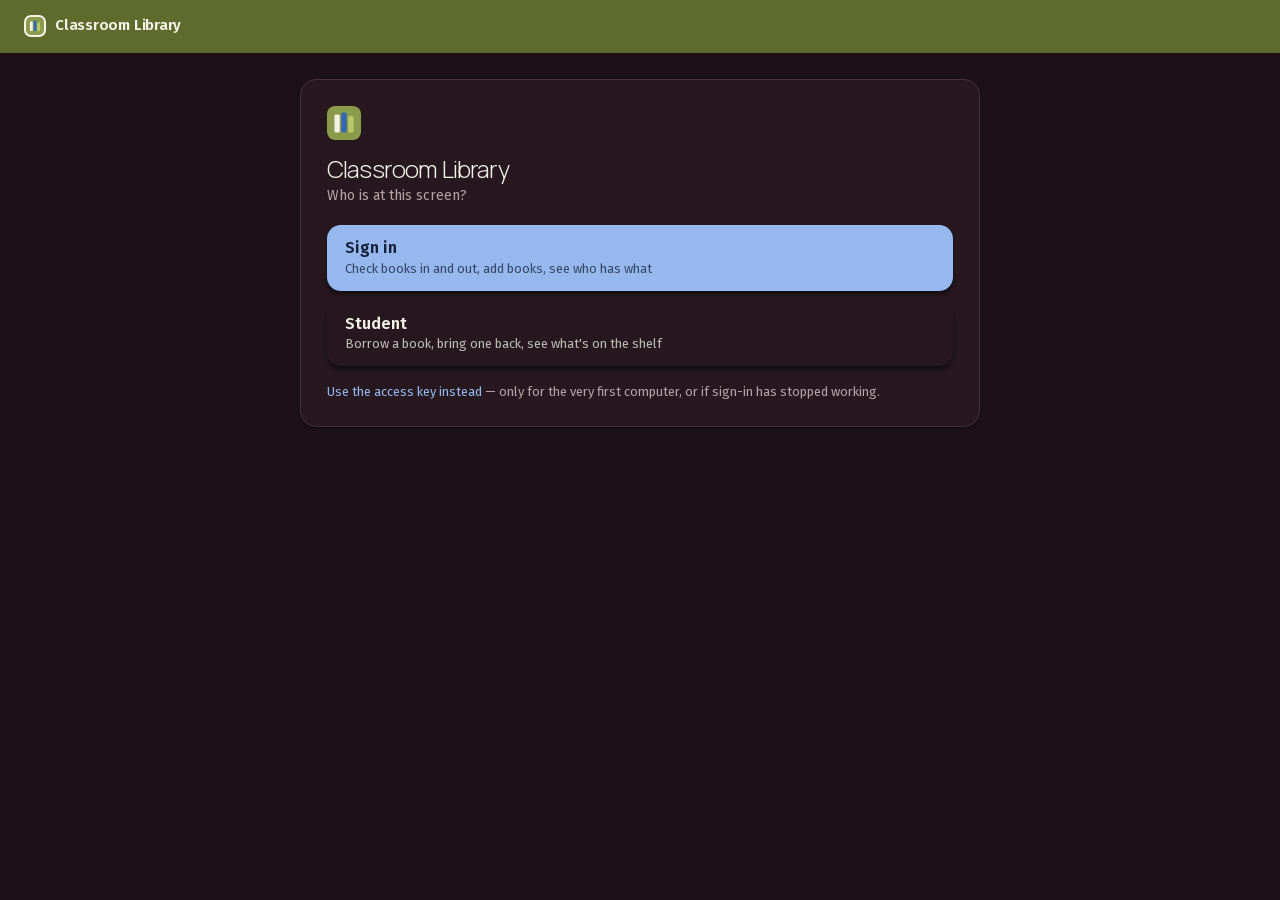
<file: index.html>
<!doctype html>
<html lang="en" data-role="admin">
<head>
<meta charset="utf-8">
<meta name="viewport" content="width=device-width, initial-scale=1">
<title>Classroom Library</title>
<!-- Bump ?v= on every release so browsers and GitHub Pages never mix old and new files. -->
<link rel="stylesheet" href="styles.css?v=64">
<!-- Light or dark is decided before the first paint, so a page meant to be
     light never flashes dark on its way there. -->
<script src="js/theme.js?v=64"></script>
<link rel="icon" href="icons/favicon.svg?v=64" type="image/svg+xml">
<link rel="alternate icon" href="icons/favicon-32.png?v=64" sizes="32x32">
<link rel="apple-touch-icon" href="icons/apple-touch-icon.png?v=64">
<link rel="manifest" href="manifest.webmanifest?v=64">
<meta name="theme-color" content="#5f6b2c">
<meta name="apple-mobile-web-app-capable" content="yes">
<meta name="apple-mobile-web-app-title" content="Library">
<meta name="apple-mobile-web-app-status-bar-style" content="black-translucent">
</head>
<body>

<header class="topbar">
  <div class="topbar-main">
    <div class="brand">
      <img class="brand-mark" src="icons/favicon.svg?v=64" alt="" width="22" height="22">
      <span id="brand-name">Classroom Library</span>
    </div>
    <button type="button" id="sync-pill" class="sync-pill" hidden></button>
    <button type="button" id="who" class="who" hidden></button>
  </div>
  <nav class="tabs" id="tabs" role="tablist">
    <button class="tab" data-route="circulation" role="tab">Circulation</button>
    <button class="tab" data-route="catalog"     role="tab">Catalog</button>
    <button class="tab" data-route="shelves"     role="tab">Shelves</button>
    <button class="tab" data-route="patrons"     role="tab">Students</button>
    <button class="tab" data-route="holds"       role="tab">Holds <span class="pill" id="holds-pill" hidden>0</span></button>
    <button class="tab" data-route="reports"     role="tab">Reports</button>
    <button class="tab" data-route="settings"    role="tab">Settings</button>
  </nav>
</header>

<main id="view" class="view" tabindex="-1"></main>

<dialog id="modal">
  <div class="modal-shell">
    <div class="modal-head">
      <h2 id="modal-title">Dialog</h2>
      <button type="button" class="icon-btn" data-close aria-label="Close">&times;</button>
    </div>
    <div class="modal-body" id="modal-body"></div>
  </div>
</dialog>

<div id="toasts" class="toasts" aria-live="polite"></div>
<div id="print-area" class="print-area"></div>

<script src="js/config.js?v=64"></script>
<script src="js/util.js?v=64"></script>
<script src="js/store.js?v=64"></script>
<script src="js/genre-art.js?v=64"></script>
<script src="js/barcode.js?v=64"></script>
<script src="js/decode1d.js?v=64"></script>
<script src="js/lookup.js?v=64"></script>
<script src="js/sync.js?v=64"></script>
<script src="js/accounts.js?v=64"></script>
<script src="js/scan.js?v=64"></script>
<script src="js/pwa.js?v=64"></script>
<script src="js/app.js?v=64"></script>
<script src="js/shelving.js?v=64"></script>
</body>
</html>
</file>
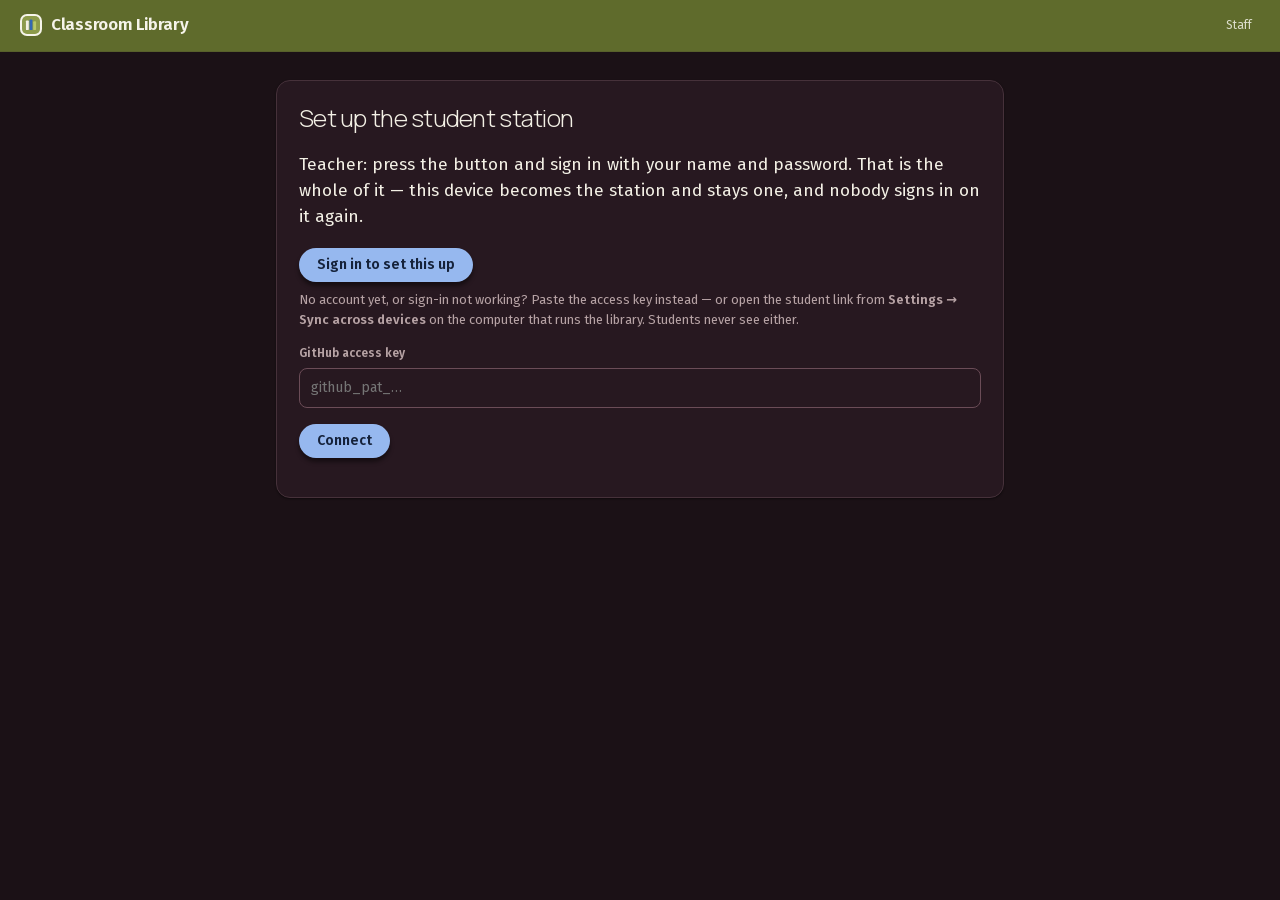
<file: student/index.html>
<!doctype html>
<html lang="en" data-role="student">
<head>
<meta charset="utf-8">
<meta name="viewport" content="width=device-width, initial-scale=1">
<title>Library</title>
<!-- Bump ?v= on every release, in step with ../index.html. -->
<link rel="stylesheet" href="../styles.css?v=64">
<link rel="stylesheet" href="../kiosk.css?v=64">
<!-- Light or dark is decided before the first paint, so a page meant to be
     light never flashes dark on its way there. -->
<script src="../js/theme.js?v=64"></script>
<link rel="icon" href="../icons/favicon.svg?v=64" type="image/svg+xml">
<link rel="alternate icon" href="../icons/favicon-32.png?v=64" sizes="32x32">
<link rel="apple-touch-icon" href="../icons/apple-touch-icon.png?v=64">
<link rel="manifest" href="manifest.webmanifest?v=64">
<meta name="theme-color" content="#5f6b2c">
<meta name="apple-mobile-web-app-capable" content="yes">
<meta name="apple-mobile-web-app-title" content="Library">
<meta name="apple-mobile-web-app-status-bar-style" content="black-translucent">
</head>
<body class="kiosk">

<header class="k-bar">
  <div class="brand"><img class="brand-mark" src="../icons/favicon.svg?v=64" alt="" width="22" height="22"> <span id="brand-name">Library</span></div>
  <span id="sync-pill" class="sync-pill" hidden></span>
  <button type="button" id="staff-link" class="staff-link">Staff</button>
</header>

<main id="kiosk" class="k-main"></main>

<div id="toasts" class="toasts" aria-live="polite"></div>

<script src="../js/config.js?v=64"></script>
<script src="../js/util.js?v=64"></script>
<script src="../js/store.js?v=64"></script>
<script src="../js/genre-art.js?v=64"></script>
<script src="../js/sync.js?v=64"></script>
<script src="../js/accounts.js?v=64"></script>
<script src="../js/pwa.js?v=64"></script>
<script src="../js/kiosk.js?v=64"></script>
</body>
</html>
</file>
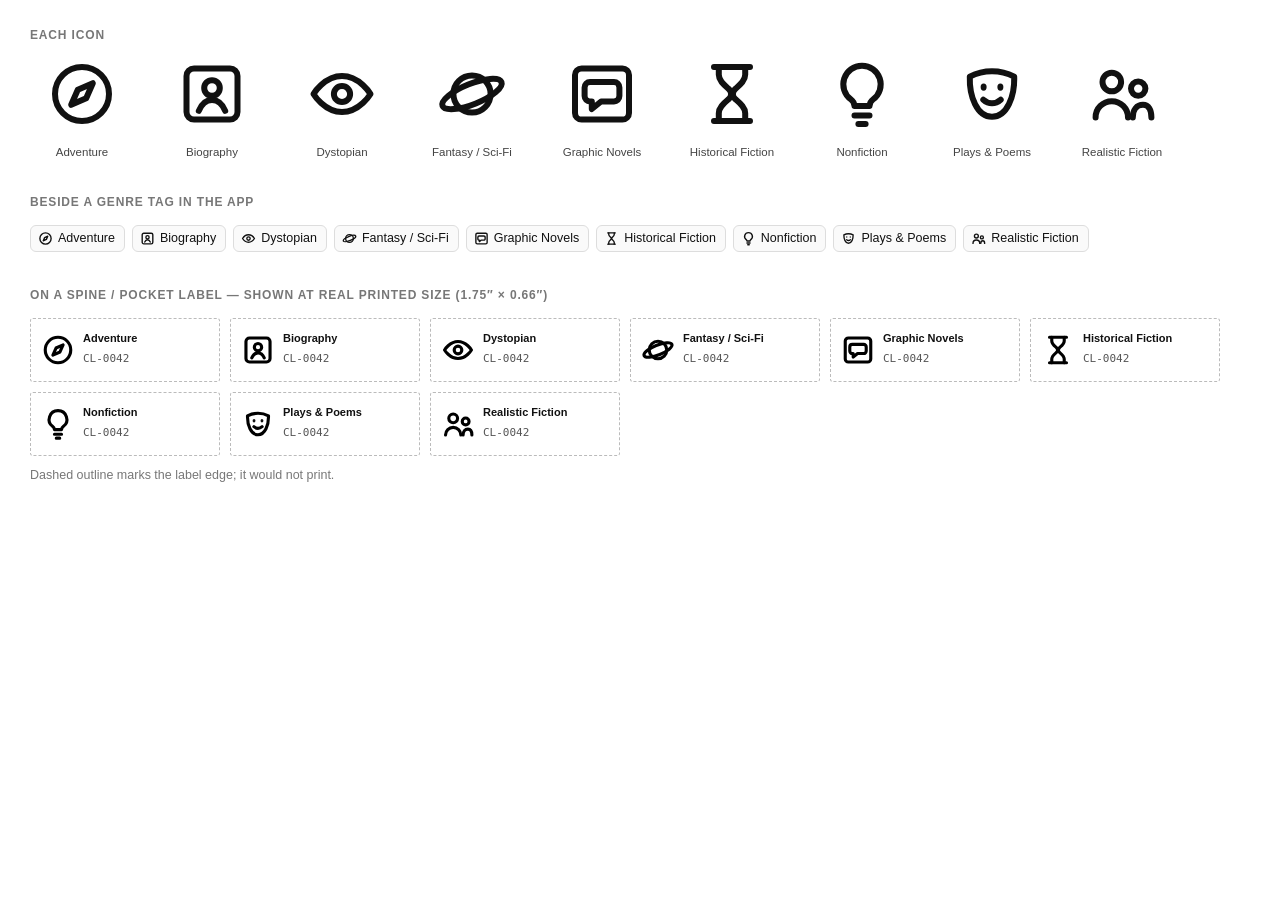
<file: dev/genre-icons.html>
<!doctype html><meta charset=utf-8>
<title>Genre icons</title>
<style>
 body{background:#fff;color:#111;font:15px/1.5 -apple-system,BlinkMacSystemFont,"Segoe UI",sans-serif;margin:0;padding:26px 30px 60px}
 h2{font-size:12px;letter-spacing:.07em;text-transform:uppercase;color:#777;font-weight:600;margin:34px 0 14px}
 h2:first-of-type{margin-top:0}
 .row{display:flex;flex-wrap:wrap;gap:26px}
 figure{margin:0;width:104px;text-align:center}
 figcaption{font-size:11.5px;color:#444;margin-top:8px;line-height:1.3}
 .tags{display:flex;flex-wrap:wrap;gap:7px}
 .tag{display:inline-flex;align-items:center;gap:5px;border:1px solid #ddd;border-radius:6px;padding:3px 9px 3px 7px;font-size:12.5px;background:#fafafa}
 .labels{display:flex;flex-wrap:wrap;gap:10px}
 .label{display:flex;align-items:center;gap:8px;width:168px;height:62px;border:1px dashed #bbb;border-radius:3px;padding:0 10px;background:#fff}
 .meta b{display:block;font-size:11px;font-weight:600;line-height:1.2}
 .meta code{font:11px ui-monospace,Menlo,monospace;color:#555}
 p.note{font-size:12.5px;color:#777;margin:10px 0 0}
</style>
<h2>Each icon</h2><div class="row"><figure><svg viewBox="0 0 24 24" width="72" height="72" fill="none" stroke="#111" stroke-width="2" stroke-linecap="round" stroke-linejoin="round"><circle cx="12" cy="12" r="9"/> <path d="M15.6 8.4 13.4 13.4 8.4 15.6 10.6 10.6Z"/></svg><figcaption>Adventure</figcaption></figure><figure><svg viewBox="0 0 24 24" width="72" height="72" fill="none" stroke="#111" stroke-width="2" stroke-linecap="round" stroke-linejoin="round"><rect x="3.5" y="3.5" width="17" height="17" rx="2.5"/> <circle cx="12" cy="10" r="2.6"/> <path d="M7.6 17.6c1-2.4 2.5-3.6 4.4-3.6s3.4 1.2 4.4 3.6"/></svg><figcaption>Biography</figcaption></figure><figure><svg viewBox="0 0 24 24" width="72" height="72" fill="none" stroke="#111" stroke-width="2" stroke-linecap="round" stroke-linejoin="round"><path d="M2.5 12S6.1 6 12 6s9.5 6 9.5 6-3.6 6-9.5 6-9.5-6-9.5-6Z"/> <circle cx="12" cy="12" r="2.7"/></svg><figcaption>Dystopian</figcaption></figure><figure><svg viewBox="0 0 24 24" width="72" height="72" fill="none" stroke="#111" stroke-width="2" stroke-linecap="round" stroke-linejoin="round"><circle cx="12" cy="12" r="6.2"/> <ellipse cx="12" cy="12" rx="10.6" ry="3.4" transform="rotate(-22 12 12)"/></svg><figcaption>Fantasy / Sci-Fi</figcaption></figure><figure><svg viewBox="0 0 24 24" width="72" height="72" fill="none" stroke="#111" stroke-width="2" stroke-linecap="round" stroke-linejoin="round"><rect x="3" y="3.5" width="18" height="17" rx="2.2"/> <path d="M8 8h8a1.8 1.8 0 0 1 1.8 1.8v2.9A1.8 1.8 0 0 1 16 14.5h-4.3L8.6 17v-2.5H8a1.8 1.8 0 0 1-1.8-1.8V9.8A1.8 1.8 0 0 1 8 8Z"/></svg><figcaption>Graphic Novels</figcaption></figure><figure><svg viewBox="0 0 24 24" width="72" height="72" fill="none" stroke="#111" stroke-width="2" stroke-linecap="round" stroke-linejoin="round"><path d="M6 3h12M6 21h12"/> <path d="M7.6 3v2.6c0 2 1.8 3.4 3.2 4.6.6.5.9.8.9 1.8s-.3 1.3-.9 1.8c-1.4 1.2-3.2 2.6-3.2 4.6V21"/> <path d="M16.4 3v2.6c0 2-1.8 3.4-3.2 4.6-.6.5-.9.8-.9 1.8s.3 1.3.9 1.8c1.4 1.2 3.2 2.6 3.2 4.6V21"/></svg><figcaption>Historical Fiction</figcaption></figure><figure><svg viewBox="0 0 24 24" width="72" height="72" fill="none" stroke="#111" stroke-width="2" stroke-linecap="round" stroke-linejoin="round"><path d="M12 2.6a6.2 6.2 0 0 0-3.7 11.2c.7.5 1.1 1.3 1.2 2.2h5c.1-.9.5-1.7 1.2-2.2A6.2 6.2 0 0 0 12 2.6Z"/> <path d="M9.5 19.2h5M10.8 22h2.4"/></svg><figcaption>Nonfiction</figcaption></figure><figure><svg viewBox="0 0 24 24" width="72" height="72" fill="none" stroke="#111" stroke-width="2" stroke-linecap="round" stroke-linejoin="round"><path d="M4.6 6.2C6.9 5 9.3 4.4 12 4.4s5.1.6 7.4 1.8c.2 6.6-2.4 13.4-7.4 13.4S4.4 12.8 4.6 6.2Z"/> <ellipse cx="9.2" cy="9.7" rx="1" ry="1.2" fill="currentColor" stroke="none"/> <ellipse cx="14.8" cy="9.7" rx="1" ry="1.2" fill="currentColor" stroke="none"/> <path d="M9.1 13.9c.9.8 1.9 1.2 2.9 1.2s2-.4 2.9-1.2"/></svg><figcaption>Plays & Poems</figcaption></figure><figure><svg viewBox="0 0 24 24" width="72" height="72" fill="none" stroke="#111" stroke-width="2" stroke-linecap="round" stroke-linejoin="round"><circle cx="8.6" cy="8" r="3.1"/> <path d="M3.2 19.8c0-3 2.4-5.4 5.4-5.4s5.4 2.4 5.4 5.4"/> <circle cx="17.4" cy="10.2" r="2.4"/> <path d="M15.6 19.8c0-2.5 1.3-4.2 3.4-4.2 1.9 0 2.8 1.7 2.8 4.2"/></svg><figcaption>Realistic Fiction</figcaption></figure></div>
<h2>Beside a genre tag in the app</h2><div class="tags"><span class="tag"><svg viewBox="0 0 24 24" width="15" height="15" fill="none" stroke="#111" stroke-width="2.2" stroke-linecap="round" stroke-linejoin="round"><circle cx="12" cy="12" r="9"/> <path d="M15.6 8.4 13.4 13.4 8.4 15.6 10.6 10.6Z"/></svg>Adventure</span><span class="tag"><svg viewBox="0 0 24 24" width="15" height="15" fill="none" stroke="#111" stroke-width="2.2" stroke-linecap="round" stroke-linejoin="round"><rect x="3.5" y="3.5" width="17" height="17" rx="2.5"/> <circle cx="12" cy="10" r="2.6"/> <path d="M7.6 17.6c1-2.4 2.5-3.6 4.4-3.6s3.4 1.2 4.4 3.6"/></svg>Biography</span><span class="tag"><svg viewBox="0 0 24 24" width="15" height="15" fill="none" stroke="#111" stroke-width="2.2" stroke-linecap="round" stroke-linejoin="round"><path d="M2.5 12S6.1 6 12 6s9.5 6 9.5 6-3.6 6-9.5 6-9.5-6-9.5-6Z"/> <circle cx="12" cy="12" r="2.7"/></svg>Dystopian</span><span class="tag"><svg viewBox="0 0 24 24" width="15" height="15" fill="none" stroke="#111" stroke-width="2.2" stroke-linecap="round" stroke-linejoin="round"><circle cx="12" cy="12" r="6.2"/> <ellipse cx="12" cy="12" rx="10.6" ry="3.4" transform="rotate(-22 12 12)"/></svg>Fantasy / Sci-Fi</span><span class="tag"><svg viewBox="0 0 24 24" width="15" height="15" fill="none" stroke="#111" stroke-width="2.2" stroke-linecap="round" stroke-linejoin="round"><rect x="3" y="3.5" width="18" height="17" rx="2.2"/> <path d="M8 8h8a1.8 1.8 0 0 1 1.8 1.8v2.9A1.8 1.8 0 0 1 16 14.5h-4.3L8.6 17v-2.5H8a1.8 1.8 0 0 1-1.8-1.8V9.8A1.8 1.8 0 0 1 8 8Z"/></svg>Graphic Novels</span><span class="tag"><svg viewBox="0 0 24 24" width="15" height="15" fill="none" stroke="#111" stroke-width="2.2" stroke-linecap="round" stroke-linejoin="round"><path d="M6 3h12M6 21h12"/> <path d="M7.6 3v2.6c0 2 1.8 3.4 3.2 4.6.6.5.9.8.9 1.8s-.3 1.3-.9 1.8c-1.4 1.2-3.2 2.6-3.2 4.6V21"/> <path d="M16.4 3v2.6c0 2-1.8 3.4-3.2 4.6-.6.5-.9.8-.9 1.8s.3 1.3.9 1.8c1.4 1.2 3.2 2.6 3.2 4.6V21"/></svg>Historical Fiction</span><span class="tag"><svg viewBox="0 0 24 24" width="15" height="15" fill="none" stroke="#111" stroke-width="2.2" stroke-linecap="round" stroke-linejoin="round"><path d="M12 2.6a6.2 6.2 0 0 0-3.7 11.2c.7.5 1.1 1.3 1.2 2.2h5c.1-.9.5-1.7 1.2-2.2A6.2 6.2 0 0 0 12 2.6Z"/> <path d="M9.5 19.2h5M10.8 22h2.4"/></svg>Nonfiction</span><span class="tag"><svg viewBox="0 0 24 24" width="15" height="15" fill="none" stroke="#111" stroke-width="2.2" stroke-linecap="round" stroke-linejoin="round"><path d="M4.6 6.2C6.9 5 9.3 4.4 12 4.4s5.1.6 7.4 1.8c.2 6.6-2.4 13.4-7.4 13.4S4.4 12.8 4.6 6.2Z"/> <ellipse cx="9.2" cy="9.7" rx="1" ry="1.2" fill="currentColor" stroke="none"/> <ellipse cx="14.8" cy="9.7" rx="1" ry="1.2" fill="currentColor" stroke="none"/> <path d="M9.1 13.9c.9.8 1.9 1.2 2.9 1.2s2-.4 2.9-1.2"/></svg>Plays & Poems</span><span class="tag"><svg viewBox="0 0 24 24" width="15" height="15" fill="none" stroke="#111" stroke-width="2.2" stroke-linecap="round" stroke-linejoin="round"><circle cx="8.6" cy="8" r="3.1"/> <path d="M3.2 19.8c0-3 2.4-5.4 5.4-5.4s5.4 2.4 5.4 5.4"/> <circle cx="17.4" cy="10.2" r="2.4"/> <path d="M15.6 19.8c0-2.5 1.3-4.2 3.4-4.2 1.9 0 2.8 1.7 2.8 4.2"/></svg>Realistic Fiction</span></div>
<h2>On a spine / pocket label &mdash; shown at real printed size (1.75&Prime; &times; 0.66&Prime;)</h2>
<div class="labels"><div class="label"><svg viewBox="0 0 24 24" width="34" height="34" fill="none" stroke="#000" stroke-width="2.2" stroke-linecap="round" stroke-linejoin="round"><circle cx="12" cy="12" r="9"/> <path d="M15.6 8.4 13.4 13.4 8.4 15.6 10.6 10.6Z"/></svg><div class="meta"><b>Adventure</b><code>CL-0042</code></div></div><div class="label"><svg viewBox="0 0 24 24" width="34" height="34" fill="none" stroke="#000" stroke-width="2.2" stroke-linecap="round" stroke-linejoin="round"><rect x="3.5" y="3.5" width="17" height="17" rx="2.5"/> <circle cx="12" cy="10" r="2.6"/> <path d="M7.6 17.6c1-2.4 2.5-3.6 4.4-3.6s3.4 1.2 4.4 3.6"/></svg><div class="meta"><b>Biography</b><code>CL-0042</code></div></div><div class="label"><svg viewBox="0 0 24 24" width="34" height="34" fill="none" stroke="#000" stroke-width="2.2" stroke-linecap="round" stroke-linejoin="round"><path d="M2.5 12S6.1 6 12 6s9.5 6 9.5 6-3.6 6-9.5 6-9.5-6-9.5-6Z"/> <circle cx="12" cy="12" r="2.7"/></svg><div class="meta"><b>Dystopian</b><code>CL-0042</code></div></div><div class="label"><svg viewBox="0 0 24 24" width="34" height="34" fill="none" stroke="#000" stroke-width="2.2" stroke-linecap="round" stroke-linejoin="round"><circle cx="12" cy="12" r="6.2"/> <ellipse cx="12" cy="12" rx="10.6" ry="3.4" transform="rotate(-22 12 12)"/></svg><div class="meta"><b>Fantasy / Sci-Fi</b><code>CL-0042</code></div></div><div class="label"><svg viewBox="0 0 24 24" width="34" height="34" fill="none" stroke="#000" stroke-width="2.2" stroke-linecap="round" stroke-linejoin="round"><rect x="3" y="3.5" width="18" height="17" rx="2.2"/> <path d="M8 8h8a1.8 1.8 0 0 1 1.8 1.8v2.9A1.8 1.8 0 0 1 16 14.5h-4.3L8.6 17v-2.5H8a1.8 1.8 0 0 1-1.8-1.8V9.8A1.8 1.8 0 0 1 8 8Z"/></svg><div class="meta"><b>Graphic Novels</b><code>CL-0042</code></div></div><div class="label"><svg viewBox="0 0 24 24" width="34" height="34" fill="none" stroke="#000" stroke-width="2.2" stroke-linecap="round" stroke-linejoin="round"><path d="M6 3h12M6 21h12"/> <path d="M7.6 3v2.6c0 2 1.8 3.4 3.2 4.6.6.5.9.8.9 1.8s-.3 1.3-.9 1.8c-1.4 1.2-3.2 2.6-3.2 4.6V21"/> <path d="M16.4 3v2.6c0 2-1.8 3.4-3.2 4.6-.6.5-.9.8-.9 1.8s.3 1.3.9 1.8c1.4 1.2 3.2 2.6 3.2 4.6V21"/></svg><div class="meta"><b>Historical Fiction</b><code>CL-0042</code></div></div><div class="label"><svg viewBox="0 0 24 24" width="34" height="34" fill="none" stroke="#000" stroke-width="2.2" stroke-linecap="round" stroke-linejoin="round"><path d="M12 2.6a6.2 6.2 0 0 0-3.7 11.2c.7.5 1.1 1.3 1.2 2.2h5c.1-.9.5-1.7 1.2-2.2A6.2 6.2 0 0 0 12 2.6Z"/> <path d="M9.5 19.2h5M10.8 22h2.4"/></svg><div class="meta"><b>Nonfiction</b><code>CL-0042</code></div></div><div class="label"><svg viewBox="0 0 24 24" width="34" height="34" fill="none" stroke="#000" stroke-width="2.2" stroke-linecap="round" stroke-linejoin="round"><path d="M4.6 6.2C6.9 5 9.3 4.4 12 4.4s5.1.6 7.4 1.8c.2 6.6-2.4 13.4-7.4 13.4S4.4 12.8 4.6 6.2Z"/> <ellipse cx="9.2" cy="9.7" rx="1" ry="1.2" fill="currentColor" stroke="none"/> <ellipse cx="14.8" cy="9.7" rx="1" ry="1.2" fill="currentColor" stroke="none"/> <path d="M9.1 13.9c.9.8 1.9 1.2 2.9 1.2s2-.4 2.9-1.2"/></svg><div class="meta"><b>Plays & Poems</b><code>CL-0042</code></div></div><div class="label"><svg viewBox="0 0 24 24" width="34" height="34" fill="none" stroke="#000" stroke-width="2.2" stroke-linecap="round" stroke-linejoin="round"><circle cx="8.6" cy="8" r="3.1"/> <path d="M3.2 19.8c0-3 2.4-5.4 5.4-5.4s5.4 2.4 5.4 5.4"/> <circle cx="17.4" cy="10.2" r="2.4"/> <path d="M15.6 19.8c0-2.5 1.3-4.2 3.4-4.2 1.9 0 2.8 1.7 2.8 4.2"/></svg><div class="meta"><b>Realistic Fiction</b><code>CL-0042</code></div></div></div>
<p class="note">Dashed outline marks the label edge; it would not print.</p>
</file>
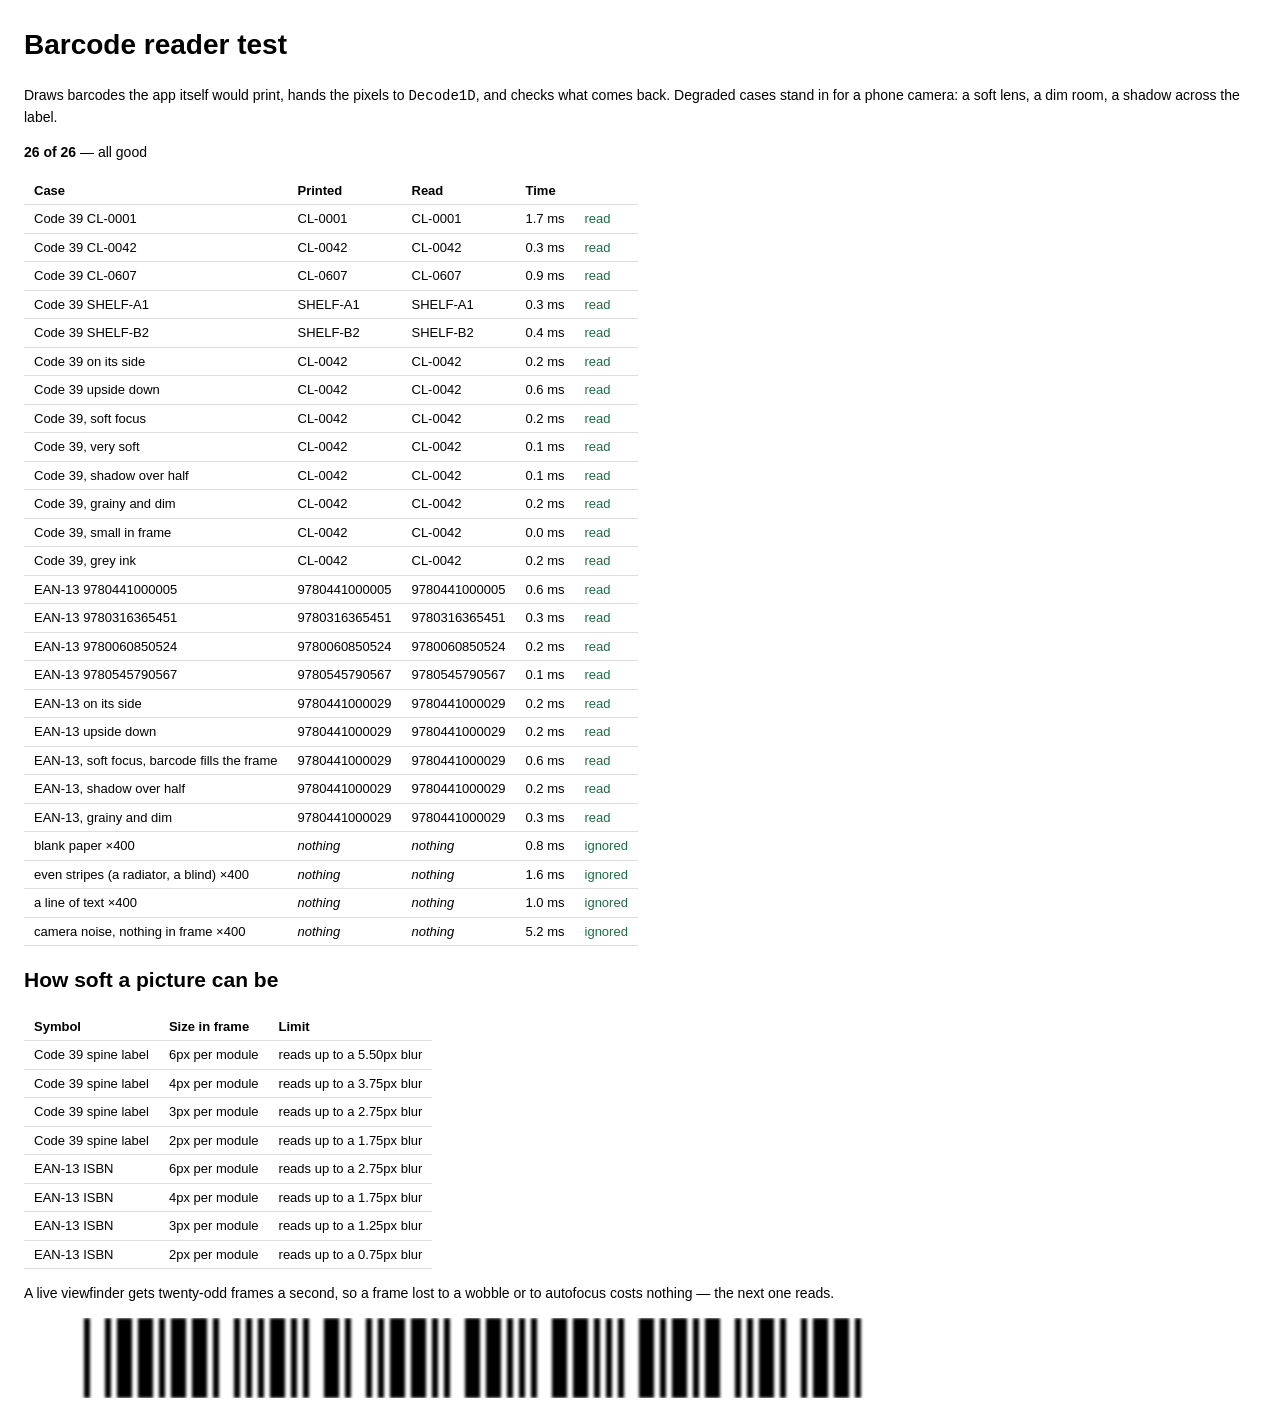
<file: dev/scan-test.html>
<!doctype html>
<html lang="en">
<head>
<meta charset="utf-8">
<title>Barcode reader test</title>
<style>
  body { font: 14px/1.5 -apple-system, BlinkMacSystemFont, "Segoe UI", Roboto, sans-serif; margin: 24px; }
  table { border-collapse: collapse; margin-top: 12px; }
  td, th { border-bottom: 1px solid #ddd; padding: 4px 10px; text-align: left; font-size: 13px; }
  .pass { color: #1f6b45; } .fail { color: #a32b26; font-weight: 600; }
  canvas { image-rendering: pixelated; }
</style>
</head>
<body>
<h1>Barcode reader test</h1>
<p>Draws barcodes the app itself would print, hands the pixels to
<code>Decode1D</code>, and checks what comes back. Degraded cases stand in for
a phone camera: a soft lens, a dim room, a shadow across the label.</p>
<div id="out">Running…</div>
<canvas id="peek" width="420" height="140"></canvas>

<script src="../js/barcode.js"></script>
<script src="../js/decode1d.js"></script>
<script>
const EAN_L = [[3,2,1,1],[2,2,2,1],[2,1,2,2],[1,4,1,1],[1,1,3,2],
               [1,2,3,1],[1,1,1,4],[1,3,1,2],[1,2,1,3],[3,1,1,2]];
const EAN_PARITY = ['OOOOOO','OOEOEE','OOEEOE','OOEEEO','OEOOEE',
                    'OEEOOE','OEEEOO','OEOEOE','OEOEEO','OEEOEO'];

function bitsFromWidths(widths, startDark) {
  let bits = '', dark = startDark;
  widths.forEach(w => { bits += (dark ? '1' : '0').repeat(w); dark = !dark; });
  return bits;
}

/* The 95 modules of an EAN-13, as a string of 0s and 1s. */
function ean13Bits(digits) {
  const parity = EAN_PARITY[+digits[0]];
  let bits = '101';
  for (let i = 1; i <= 6; i++) {
    const w = EAN_L[+digits[i]];
    bits += bitsFromWidths(parity[i-1] === 'O' ? w : w.slice().reverse(), false);
  }
  bits += '01010';
  for (let i = 7; i <= 12; i++) bits += bitsFromWidths(EAN_L[+digits[i]], true);
  return bits + '101';
}

function ean13Check(twelve) {
  let sum = 0;
  for (let i = 0; i < 12; i++) sum += (+twelve[i]) * (i % 2 ? 3 : 1);
  return String((10 - sum % 10) % 10);
}

/* Code 39 as modules, from the same table the app prints with. */
function code39Bits(text) {
  const chars = ('*' + text.toUpperCase() + '*').split('');
  let bits = '';
  chars.forEach((ch, n) => {
    const p = CODE39[ch];
    for (let i = 0; i < 9; i++) bits += (i % 2 === 0 ? '1' : '0').repeat(p[i] === 'w' ? 5 : 2);
    if (n < chars.length - 1) bits += '0'.repeat(2);
  });
  return bits;
}

/* Paints a module string onto a canvas, optionally on its side, then degrades
   it the way a phone camera would. Returns the ImageData. */
function render(bits, opts) {
  opts = opts || {};
  const scale = opts.scale || 3, quiet = 20 * scale, bar = opts.barHeight || 80;
  const long = bits.length * scale + quiet * 2;
  const c = document.createElement('canvas');
  const vertical = !!opts.vertical;
  c.width = vertical ? bar : long;
  c.height = vertical ? long : bar;
  const g = c.getContext('2d', { willReadFrequently: true });
  g.fillStyle = '#fff'; g.fillRect(0, 0, c.width, c.height);
  g.fillStyle = opts.ink || '#000';
  for (let i = 0; i < bits.length; i++) {
    if (bits[i] !== '1') continue;
    if (vertical) g.fillRect(0, quiet + i * scale, bar, scale);
    else g.fillRect(quiet + i * scale, 0, scale, bar);
  }
  if (opts.blur) {
    // Onto a fresh white canvas, or the blurred copy composites over the sharp
    // one and every bar comes out fatter instead of softer — which is not what
    // a camera does, and quietly makes the test easier than real life.
    const b = document.createElement('canvas');
    b.width = c.width; b.height = c.height;
    const bg = b.getContext('2d', { willReadFrequently: true });
    bg.fillStyle = '#fff'; bg.fillRect(0, 0, b.width, b.height);
    bg.filter = 'blur(' + opts.blur + 'px)';
    bg.drawImage(c, 0, 0);
    bg.filter = 'none';
    g.clearRect(0, 0, c.width, c.height);
    g.drawImage(b, 0, 0);
  }
  if (opts.shadow) {                       // a hand or a shelf edge over one end
    g.fillStyle = 'rgba(0,0,0,' + opts.shadow + ')';
    if (vertical) g.fillRect(0, 0, c.width, c.height / 2);
    else g.fillRect(0, 0, c.width / 2, c.height);
  }
  if (opts.flip) {                          // held the other way up
    const f = document.createElement('canvas');
    f.width = c.width; f.height = c.height;
    const fg = f.getContext('2d', { willReadFrequently: true });
    fg.translate(f.width, f.height); fg.rotate(Math.PI); fg.drawImage(c, 0, 0);
    return fg.getImageData(0, 0, f.width, f.height);
  }
  if (opts.noise) {
    const d = g.getImageData(0, 0, c.width, c.height);
    for (let i = 0; i < d.data.length; i += 4) {
      const n = (Math.random() - 0.5) * opts.noise;
      d.data[i] += n; d.data[i+1] += n; d.data[i+2] += n;
    }
    g.putImageData(d, 0, 0);
  }
  return g.getImageData(0, 0, c.width, c.height);
}

const cases = [];
function check(name, bits, want, opts) { cases.push({ name, bits, want, opts: opts || {} }); }

// Spine labels, exactly as the app prints them.
['CL-0001', 'CL-0042', 'CL-0607', 'SHELF-A1', 'SHELF-B2'].forEach(code =>
  check('Code 39 ' + code, code39Bits(code), code));

// A spine label is printed along the long edge, so a book stood up on a shelf
// shows its barcode on its side.
check('Code 39 on its side', code39Bits('CL-0042'), 'CL-0042', { vertical: true });
check('Code 39 upside down', code39Bits('CL-0042'), 'CL-0042', { flip: true });
check('Code 39, soft focus', code39Bits('CL-0042'), 'CL-0042', { blur: 1.4 });
check('Code 39, very soft', code39Bits('CL-0042'), 'CL-0042', { blur: 2.2 });
check('Code 39, shadow over half', code39Bits('CL-0042'), 'CL-0042', { shadow: 0.45 });
check('Code 39, grainy and dim', code39Bits('CL-0042'), 'CL-0042', { noise: 60, ink: '#333' });
check('Code 39, small in frame', code39Bits('CL-0042'), 'CL-0042', { scale: 1 });
check('Code 39, grey ink', code39Bits('CL-0042'), 'CL-0042', { ink: '#555' });

// ISBNs off the back of real books.
['978044100000', '978031636545', '978006085052', '978054579056'].forEach(twelve => {
  const full = twelve + ean13Check(twelve);
  check('EAN-13 ' + full, ean13Bits(full), full);
});
const isbn = '9780441000029'.slice(0, 12) + ean13Check('9780441000029'.slice(0, 12));
check('EAN-13 on its side', ean13Bits(isbn), isbn, { vertical: true });
check('EAN-13 upside down', ean13Bits(isbn), isbn, { flip: true });
check('EAN-13, soft focus, barcode fills the frame', ean13Bits(isbn), isbn, { scale: 6, blur: 1.4 });
check('EAN-13, shadow over half', ean13Bits(isbn), isbn, { shadow: 0.45 });
check('EAN-13, grainy and dim', ean13Bits(isbn), isbn, { noise: 60, ink: '#333' });

// Things that are not barcodes at all: these must read as nothing, not as a
// book number. A reader that invents a barcode is worse than one that fails.
const blank = { name: 'blank paper', make: () => {
  const c = document.createElement('canvas'); c.width = 400; c.height = 90;
  const g = c.getContext('2d', { willReadFrequently: true });
  g.fillStyle = '#fff'; g.fillRect(0, 0, 400, 90);
  return g.getImageData(0, 0, 400, 90);
} };
const stripes = { name: 'even stripes (a radiator, a blind)', make: () => {
  const c = document.createElement('canvas'); c.width = 400; c.height = 90;
  const g = c.getContext('2d', { willReadFrequently: true });
  g.fillStyle = '#fff'; g.fillRect(0, 0, 400, 90);
  g.fillStyle = '#000';
  for (let x = 0; x < 400; x += 12) g.fillRect(x, 0, 6, 90);
  return g.getImageData(0, 0, 400, 90);
} };
const words = { name: 'a line of text', make: () => {
  const c = document.createElement('canvas'); c.width = 400; c.height = 90;
  const g = c.getContext('2d', { willReadFrequently: true });
  g.fillStyle = '#fff'; g.fillRect(0, 0, 400, 90);
  g.fillStyle = '#000'; g.font = '28px serif';
  g.fillText('The Absolutely True Diary', 8, 55);
  return g.getImageData(0, 0, 400, 90);
} };
const noise = { name: 'camera noise, nothing in frame', make: () => {
  const c = document.createElement('canvas'); c.width = 400; c.height = 90;
  const g = c.getContext('2d', { willReadFrequently: true });
  const d = g.createImageData(400, 90);
  for (let i = 0; i < d.data.length; i += 4) {
    const v = 90 + Math.random() * 80;
    d.data[i] = d.data[i+1] = d.data[i+2] = v; d.data[i+3] = 255;
  }
  return d;
} };

const rows = [];
let pass = 0, fail = 0;
cases.forEach(c => {
  const img = render(c.bits, c.opts);
  const t0 = performance.now();
  const got = Decode1D.read(img);
  const ms = (performance.now() - t0).toFixed(1);
  const ok = got === c.want;
  ok ? pass++ : fail++;
  rows.push(`<tr><td>${c.name}</td><td>${c.want}</td><td>${got === null ? '<em>nothing</em>' : got}</td>
    <td>${ms} ms</td><td class="${ok ? 'pass' : 'fail'}">${ok ? 'read' : 'MISSED'}</td></tr>`);
});
/* One frame proves nothing about a reader that invents codes: the question is
   how often it does it. Each of these is run many times, and a single
   invented barcode out of the lot is a failure — it would check out the wrong
   book, which is worse than not reading the label at all. */
const TRIES = 400;
[blank, stripes, words, noise].forEach(c => {
  let invented = null, count = 0;
  const t0 = performance.now();
  for (let n = 0; n < TRIES; n++) {
    const got = Decode1D.read(c.make());
    if (got !== null) { count++; if (!invented) invented = got; }
  }
  const ms = ((performance.now() - t0) / TRIES).toFixed(1);
  const ok = count === 0;
  ok ? pass++ : fail++;
  rows.push(`<tr><td>${c.name} &times;${TRIES}</td><td><em>nothing</em></td>
    <td>${ok ? '<em>nothing</em>' : count + ' invented, e.g. ' + invented}</td>
    <td>${ms} ms</td><td class="${ok ? 'pass' : 'fail'}">${ok ? 'ignored' : 'INVENTED A CODE'}</td></tr>`);
});

document.getElementById('out').innerHTML =
  `<p><strong>${pass} of ${pass + fail}</strong> ${fail ? '— <span class="fail">' + fail + ' failed</span>' : '— all good'}</p>
   <table><thead><tr><th>Case</th><th>Printed</th><th>Read</th><th>Time</th><th></th></tr></thead>
   <tbody>${rows.join('')}</tbody></table>`;

/* Where it gives up. Not pass or fail — a measurement, so that the limit is
   written down somewhere instead of being found out in a classroom. `scale` is
   how many pixels wide one module is; an EAN-13 is 95 modules across, a
   CL-0000 spine label about 220, so scale 6 is a barcode filling most of the
   frame and scale 2 is one held well back. */
const sweep = [];
[['Code 39 spine label', code39Bits('CL-0042'), 'CL-0042'],
 ['EAN-13 ISBN', ean13Bits(isbn), isbn]].forEach(([name, bits, want]) => {
  [6, 4, 3, 2].forEach(scale => {
    let worst = 0;
    for (let blur = 0; blur <= 6; blur += 0.25) {
      if (Decode1D.read(render(bits, { scale, blur })) === want) worst = blur; else break;
    }
    sweep.push(`<tr><td>${name}</td><td>${scale}px per module</td>
      <td>${worst ? 'reads up to a ' + worst.toFixed(2) + 'px blur' : '<span class="fail">does not read even sharp</span>'}</td></tr>`);
  });
});
document.getElementById('out').innerHTML +=
  `<h2>How soft a picture can be</h2>
   <table><thead><tr><th>Symbol</th><th>Size in frame</th><th>Limit</th></tr></thead>
   <tbody>${sweep.join('')}</tbody></table>
   <p>A live viewfinder gets twenty-odd frames a second, so a frame lost to a
   wobble or to autofocus costs nothing — the next one reads.</p>`;

// A look at one frame, so a failure can be eyeballed.
(function () {
  const img = render(code39Bits('CL-0042'), { blur: 1.4 });
  const c = document.getElementById('peek');
  c.width = img.width; c.height = img.height;
  c.getContext('2d').putImageData(img, 0, 0);
})();
</script>
</body>
</html>
</file>
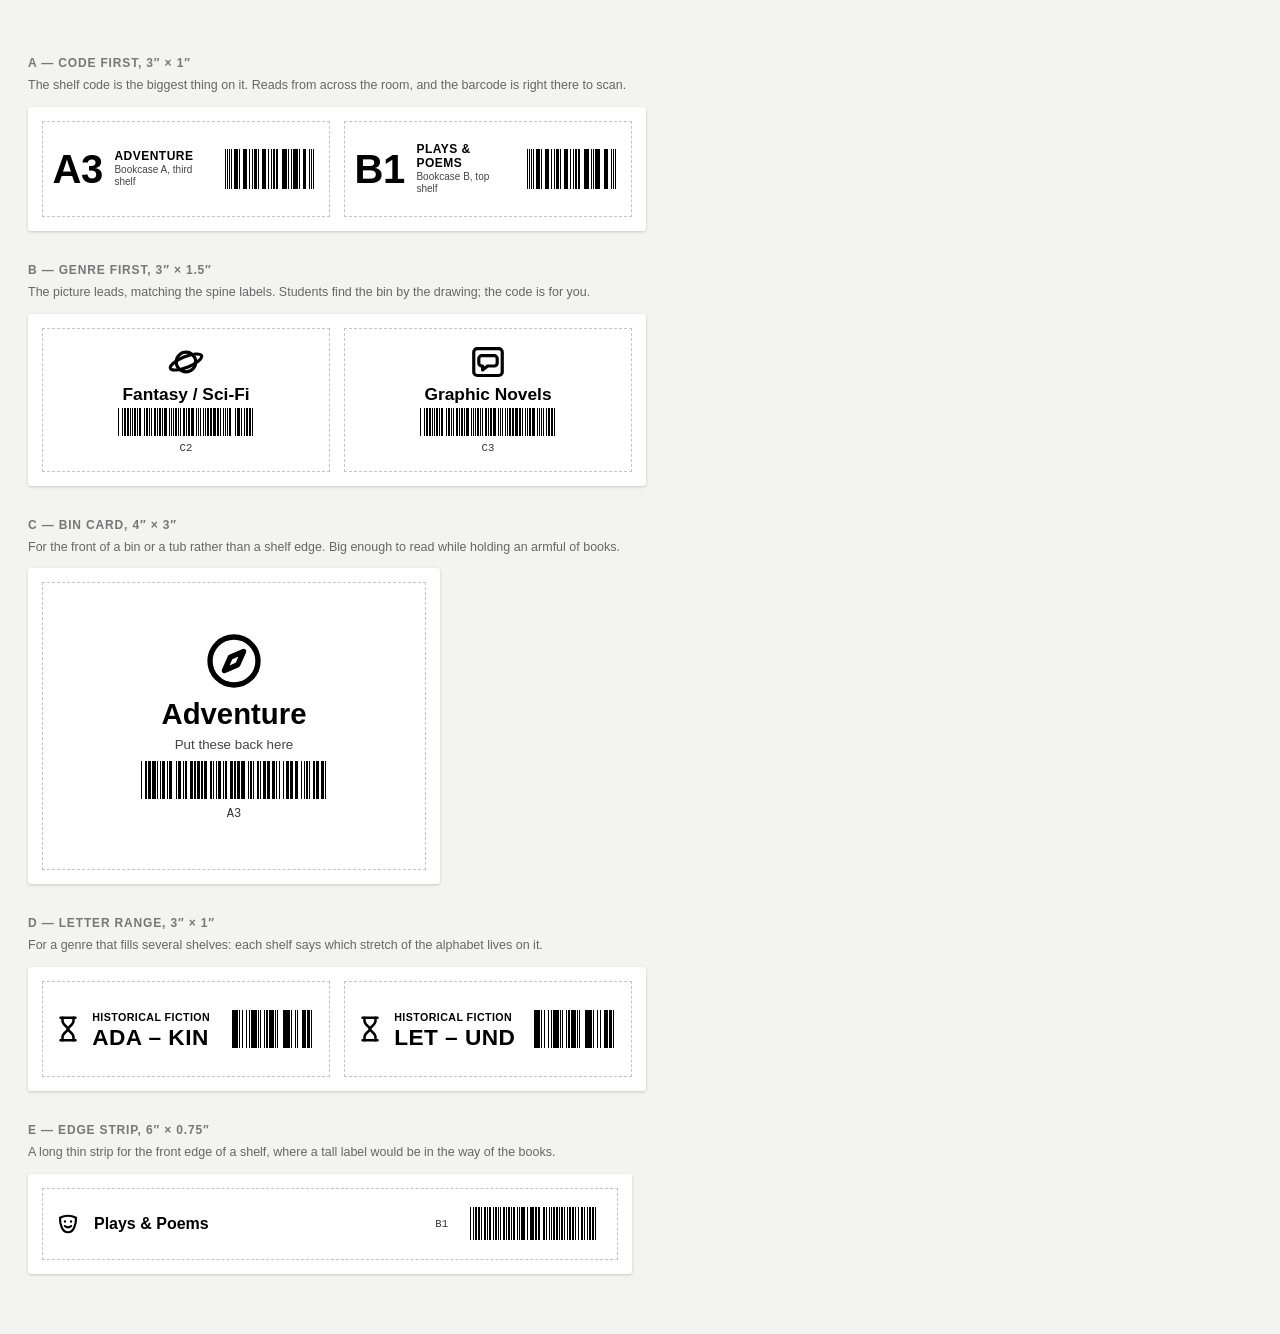
<file: dev/shelf-labels.html>
<!doctype html><meta charset=utf-8>
<title>Shelf label prototypes</title>
<style>
 body{background:#f3f3f1;color:#111;font:15px/1.5 -apple-system,BlinkMacSystemFont,"Segoe UI",sans-serif;margin:0;padding:24px 28px 60px}
 h2{font-size:12px;letter-spacing:.07em;text-transform:uppercase;color:#777;font-weight:600;margin:30px 0 4px}
 p.note{font-size:12.5px;color:#666;margin:0 0 12px;max-width:52em}
 .sheet{background:#fff;display:inline-block;padding:14px;border-radius:3px;box-shadow:0 1px 3px rgba(0,0,0,.18)}
 .lab{box-sizing:border-box;border:1px dashed #c4c4c4;color:#000;background:#fff;overflow:hidden}
 .stack{display:flex;gap:14px;flex-wrap:wrap;align-items:flex-start}
 svg{display:block}
 .art{color:#000}
 /* A: code first */
 .a{width:3in;height:1in;display:flex;align-items:center;gap:.12in;padding:.06in .1in}
 .a .code{font-size:30pt;font-weight:650;line-height:1;letter-spacing:-.01em}
 .a .mid{flex:1;min-width:0}
 .a .genre{display:block;font-size:9pt;font-weight:600;text-transform:uppercase;letter-spacing:.04em;line-height:1.15}
 .a .sub{display:block;font-size:7.5pt;color:#444;line-height:1.2}
 .a .mid{overflow:hidden}
 /* B: genre first */
 .b{width:3in;height:1.5in;display:flex;flex-direction:column;align-items:center;justify-content:center;gap:.04in;padding:.08in}
 .b .genre{font-size:13pt;font-weight:650;text-align:center;line-height:1.1}
 .b .code{font-family:ui-monospace,Menlo,monospace;font-size:8pt;color:#333}
 /* C: bin card */
 .c{width:4in;height:3in;display:flex;flex-direction:column;align-items:center;justify-content:center;gap:.06in;padding:.12in}
 .c .genre{font-size:22pt;font-weight:650;text-align:center;line-height:1.05}
 .c .say{font-size:10pt;color:#444}
 .c .code{font-family:ui-monospace,Menlo,monospace;font-size:9pt;color:#333}
 /* D: range */
 .d{width:3in;height:1in;display:flex;align-items:center;gap:.1in;padding:.06in .1in}
 .d .range{display:block;font-size:17pt;font-weight:650;letter-spacing:.02em;line-height:1.1}
 .d .genre{display:block;font-size:8pt;font-weight:600;text-transform:uppercase;letter-spacing:.04em}
 .d .mid{flex:1;min-width:0}
 /* E: strip */
 .e{width:6in;height:.75in;display:flex;align-items:center;gap:.14in;padding:.05in .12in}
 .e .genre{font-size:12pt;font-weight:650;flex:1}
 .e .code{font-family:ui-monospace,Menlo,monospace;font-size:8pt;color:#333}
</style>
<script>
/* ---------------------------------------------------------------
   Code 39 barcodes, drawn as SVG.

   Code 39 is the old library standard: every scanner reads it out of
   the box, it needs no check digit (the symbology is self-checking),
   and it carries letters, digits and "-" — so a label can hold the
   barcode exactly as it is stored, "CL-0042" and all. It is bulky
   compared to Code 128, which is why the spine label runs it along
   the long edge rather than across the narrow one.

   Each character is nine elements — five bars and four spaces,
   alternating, bar first — of which exactly three are wide. Widths
   here are in SVG units: narrow 2, wide 5, giving the 2.5:1 ratio
   printers hold most reliably at small sizes.
   --------------------------------------------------------------- */

const CODE39 = {
  '0': 'nnnwwnwnn', '1': 'wnnwnnnnw', '2': 'nnwwnnnnw', '3': 'wnwwnnnnn',
  '4': 'nnnwwnnnw', '5': 'wnnwwnnnn', '6': 'nnwwwnnnn', '7': 'nnnwnnwnw',
  '8': 'wnnwnnwnn', '9': 'nnwwnnwnn',
  'A': 'wnnnnwnnw', 'B': 'nnwnnwnnw', 'C': 'wnwnnwnnn', 'D': 'nnnnwwnnw',
  'E': 'wnnnwwnnn', 'F': 'nnwnwwnnn', 'G': 'nnnnnwwnw', 'H': 'wnnnnwwnn',
  'I': 'nnwnnwwnn', 'J': 'nnnnwwwnn', 'K': 'wnnnnnnww', 'L': 'nnwnnnnww',
  'M': 'wnwnnnnwn', 'N': 'nnnnwnnww', 'O': 'wnnnwnnwn', 'P': 'nnwnwnnwn',
  'Q': 'nnnnnnwww', 'R': 'wnnnnnwwn', 'S': 'nnwnnnwwn', 'T': 'nnnnwnwwn',
  'U': 'wwnnnnnnw', 'V': 'nwwnnnnnw', 'W': 'wwwnnnnnn', 'X': 'nwnnwnnnw',
  'Y': 'wwnnwnnnn', 'Z': 'nwwnwnnnn',
  '-': 'nwnnnnwnw', '.': 'wwnnnnwnn', ' ': 'nwwnnnwnn',
  '$': 'nwnwnwnnn', '/': 'nwnwnnnwn', '+': 'nwnnnwnwn', '%': 'nnnwnwnwn',
  '*': 'nwnnwnwnn'
};

const BAR_NARROW = 2, BAR_WIDE = 5, BAR_GAP = 2, BAR_QUIET = 20;

function code39Supports(text) {
  const up = String(text || '').trim().toUpperCase();
  return !!up && up.indexOf('*') === -1 && up.split('').every(c => CODE39[c]);
}

/* Returns an SVG whose viewBox is the symbol's true proportions, so the
   caller sets its printed length with width/height and the bar widths
   stay in step. Returns '' for anything Code 39 cannot carry. */
function code39SVG(text, barColor) {
  const up = String(text || '').trim().toUpperCase();
  if (!code39Supports(up)) return '';
  const chars = ('*' + up + '*').split('');
  const bars = [];
  let x = BAR_QUIET;
  chars.forEach((ch, n) => {
    const pattern = CODE39[ch];
    for (let i = 0; i < 9; i++) {
      const w = pattern[i] === 'w' ? BAR_WIDE : BAR_NARROW;
      if (i % 2 === 0) bars.push('<rect x="' + x + '" y="0" width="' + w + '" height="100"/>');
      x += w;
    }
    if (n < chars.length - 1) x += BAR_GAP;   // inter-character gap, one narrow space
  });
  const total = x + BAR_QUIET;
  return '<svg class="barcode" viewBox="0 0 ' + total + ' 100" preserveAspectRatio="none" ' +
    'shape-rendering="crispEdges" fill="' + (barColor || '#000') + '" aria-hidden="true">' + bars.join('') + '</svg>';
}

/* How many SVG units long the symbol is — used to work out the printed
   width of one narrow bar, which decides whether a scanner can read it. */
function code39Units(text) {
  const n = String(text || '').trim().length + 2;        // plus the two '*' guards
  return n * (6 * BAR_NARROW + 3 * BAR_WIDE) + (n - 1) * BAR_GAP + 2 * BAR_QUIET;
}

</script>
<script>const ART = {"Adventure": "<circle cx=\"12\" cy=\"12\" r=\"9\"/> <path d=\"M15.6 8.4 13.4 13.4 8.4 15.6 10.6 10.6Z\"/>", "Fantasy / Sci-Fi": "<circle cx=\"12\" cy=\"12\" r=\"6.2\"/> <ellipse cx=\"12\" cy=\"12\" rx=\"10.6\" ry=\"3.4\" transform=\"rotate(-22 12 12)\"/>", "Plays & Poems": "<path d=\"M4.6 6.2C6.9 5 9.3 4.4 12 4.4s5.1.6 7.4 1.8c.2 6.6-2.4 13.4-7.4 13.4S4.4 12.8 4.6 6.2Z\"/> <ellipse cx=\"9.2\" cy=\"9.7\" rx=\"1\" ry=\"1.2\" fill=\"currentColor\" stroke=\"none\"/> <ellipse cx=\"14.8\" cy=\"9.7\" rx=\"1\" ry=\"1.2\" fill=\"currentColor\" stroke=\"none\"/> <path d=\"M9.1 13.9c.9.8 1.9 1.2 2.9 1.2s2-.4 2.9-1.2\"/>", "Graphic Novels": "<rect x=\"3\" y=\"3.5\" width=\"18\" height=\"17\" rx=\"2.2\"/> <path d=\"M8 8h8a1.8 1.8 0 0 1 1.8 1.8v2.9A1.8 1.8 0 0 1 16 14.5h-4.3L8.6 17v-2.5H8a1.8 1.8 0 0 1-1.8-1.8V9.8A1.8 1.8 0 0 1 8 8Z\"/>", "Historical Fiction": "<path d=\"M6 3h12M6 21h12\"/> <path d=\"M7.6 3v2.6c0 2 1.8 3.4 3.2 4.6.6.5.9.8.9 1.8s-.3 1.3-.9 1.8c-1.4 1.2-3.2 2.6-3.2 4.6V21\"/> <path d=\"M16.4 3v2.6c0 2-1.8 3.4-3.2 4.6-.6.5-.9.8-.9 1.8s.3 1.3.9 1.8c1.4 1.2 3.2 2.6 3.2 4.6V21\"/>"};</script>
<div id="out"></div>
<script>
const bc = (text, w, h) => '<span style="display:block;width:' + w + ';height:' + h + '">'
  + code39SVG(text).replace('<svg ', '<svg style="width:100%;height:100%" ') + '</span>';
const icon = (g, size) => '<svg class="art" viewBox="0 0 24 24" width="' + size + '" height="' + size + '" fill="none" stroke="currentColor" stroke-width="2" stroke-linecap="round" stroke-linejoin="round">' + (ART[g]||'') + '</svg>';

const protos = [
 ['A — code first, 3\u2033 \u00d7 1\u2033',
  'The shelf code is the biggest thing on it. Reads from across the room, and the barcode is right there to scan.',
  ['<div class="lab a"><span class="code">A3</span><span class="mid"><span class="genre">Adventure</span><span class="sub">Bookcase A, third shelf</span></span>' + bc('SHELF-A3','1.05in','.42in') + '</div>',
   '<div class="lab a"><span class="code">B1</span><span class="mid"><span class="genre">Plays &amp; Poems</span><span class="sub">Bookcase B, top shelf</span></span>' + bc('SHELF-B1','1.05in','.42in') + '</div>']],

 ['B — genre first, 3\u2033 \u00d7 1.5\u2033',
  'The picture leads, matching the spine labels. Students find the bin by the drawing; the code is for you.',
  ['<div class="lab b">' + icon('Fantasy / Sci-Fi', 38) + '<span class="genre">Fantasy / Sci-Fi</span>' + bc('SHELF-C2','1.6in','.3in') + '<span class="code">C2</span></div>',
   '<div class="lab b">' + icon('Graphic Novels', 38) + '<span class="genre">Graphic Novels</span>' + bc('SHELF-C3','1.6in','.3in') + '<span class="code">C3</span></div>']],

 ['C — bin card, 4\u2033 \u00d7 3\u2033',
  'For the front of a bin or a tub rather than a shelf edge. Big enough to read while holding an armful of books.',
  ['<div class="lab c">' + icon('Adventure', 64) + '<span class="genre">Adventure</span><span class="say">Put these back here</span>' + bc('SHELF-A3','2.2in','.4in') + '<span class="code">A3</span></div>']],

 ['D — letter range, 3\u2033 \u00d7 1\u2033',
  'For a genre that fills several shelves: each shelf says which stretch of the alphabet lives on it.',
  ['<div class="lab d">' + icon('Historical Fiction', 30) + '<span class="mid"><span class="genre">Historical Fiction</span><span class="range">ADA \u2013 KIN</span></span>' + bc('SHELF-D1','1in','.4in') + '</div>',
   '<div class="lab d">' + icon('Historical Fiction', 30) + '<span class="mid"><span class="genre">Historical Fiction</span><span class="range">LET \u2013 UND</span></span>' + bc('SHELF-D2','1in','.4in') + '</div>']],

 ['E — edge strip, 6\u2033 \u00d7 0.75\u2033',
  'A long thin strip for the front edge of a shelf, where a tall label would be in the way of the books.',
  ['<div class="lab e">' + icon('Plays & Poems', 26) + '<span class="genre">Plays &amp; Poems</span><span class="code">B1</span>' + bc('SHELF-B1','1.5in','.34in') + '</div>']],
];

document.getElementById('out').innerHTML = protos.map(([t, note, labs]) =>
  '<h2>' + t + '</h2><p class="note">' + note + '</p><div class="sheet"><div class="stack">' + labs.join('') + '</div></div>').join('');
</script>
</file>
<file: styles.css>
/* ---------------------------------------------------------------
   Classroom Library — one stylesheet, no framework.
   The look follows blackpinecircle.org, the same way the yearbook
   help desk does: pale sage page, plum-brown text, an olive header
   band, light Manrope headings over Fira Sans, and pill buttons in
   the school's blue with a soft drop shadow.
   Light and dark are both first-class; every colour is a token.
   --------------------------------------------------------------- */

/* The school's typefaces, served from this repo rather than from Google.
   The app has to work on a phone at the shelf with no signal, and the
   service worker only caches what comes from our own origin — a webfont
   fetched from fonts.gstatic.com would quietly fall back to the system
   face every time the Wi-Fi drops. The ?v=1 is what makes the worker
   treat them as immutable; bump it only if a font file itself changes.

   Manrope is one variable file per subset covering every weight, so it is
   declared once over a weight range rather than three times. */
@font-face {
  font-family: 'Manrope';
  font-style: normal;
  font-weight: 200 800;
  font-display: swap;
  src: url(fonts/manrope-latin.woff2?v=1) format('woff2');
  unicode-range: U+0000-00FF, U+0131, U+0152-0153, U+02BB-02BC, U+02C6, U+02DA, U+02DC, U+0304, U+0308, U+0329, U+2000-206F, U+20AC, U+2122, U+2191, U+2193, U+2212, U+2215, U+FEFF, U+FFFD;
}
@font-face {
  font-family: 'Manrope';
  font-style: normal;
  font-weight: 200 800;
  font-display: swap;
  src: url(fonts/manrope-latin-ext.woff2?v=1) format('woff2');
  unicode-range: U+0100-02BA, U+02BD-02C5, U+02C7-02CC, U+02CE-02D7, U+02DD-02FF, U+0304, U+0308, U+0329, U+1D00-1DBF, U+1E00-1E9F, U+1EF2-1EFF, U+2020, U+20A0-20AB, U+20AD-20C0, U+2113, U+2C60-2C7F, U+A720-A7FF;
}
@font-face {
  font-family: 'Fira Sans';
  font-style: normal;
  font-weight: 400;
  font-display: swap;
  src: url(fonts/fira-sans-400-latin.woff2?v=1) format('woff2');
  unicode-range: U+0000-00FF, U+0131, U+0152-0153, U+02BB-02BC, U+02C6, U+02DA, U+02DC, U+0304, U+0308, U+0329, U+2000-206F, U+20AC, U+2122, U+2191, U+2193, U+2212, U+2215, U+FEFF, U+FFFD;
}
@font-face {
  font-family: 'Fira Sans';
  font-style: normal;
  font-weight: 400;
  font-display: swap;
  src: url(fonts/fira-sans-400-latin-ext.woff2?v=1) format('woff2');
  unicode-range: U+0100-02BA, U+02BD-02C5, U+02C7-02CC, U+02CE-02D7, U+02DD-02FF, U+0304, U+0308, U+0329, U+1D00-1DBF, U+1E00-1E9F, U+1EF2-1EFF, U+2020, U+20A0-20AB, U+20AD-20C0, U+2113, U+2C60-2C7F, U+A720-A7FF;
}
@font-face {
  font-family: 'Fira Sans';
  font-style: normal;
  font-weight: 500;
  font-display: swap;
  src: url(fonts/fira-sans-500-latin.woff2?v=1) format('woff2');
  unicode-range: U+0000-00FF, U+0131, U+0152-0153, U+02BB-02BC, U+02C6, U+02DA, U+02DC, U+0304, U+0308, U+0329, U+2000-206F, U+20AC, U+2122, U+2191, U+2193, U+2212, U+2215, U+FEFF, U+FFFD;
}
@font-face {
  font-family: 'Fira Sans';
  font-style: normal;
  font-weight: 500;
  font-display: swap;
  src: url(fonts/fira-sans-500-latin-ext.woff2?v=1) format('woff2');
  unicode-range: U+0100-02BA, U+02BD-02C5, U+02C7-02CC, U+02CE-02D7, U+02DD-02FF, U+0304, U+0308, U+0329, U+1D00-1DBF, U+1E00-1E9F, U+1EF2-1EFF, U+2020, U+20A0-20AB, U+20AD-20C0, U+2113, U+2C60-2C7F, U+A720-A7FF;
}
@font-face {
  font-family: 'Fira Sans';
  font-style: normal;
  font-weight: 600;
  font-display: swap;
  src: url(fonts/fira-sans-600-latin.woff2?v=1) format('woff2');
  unicode-range: U+0000-00FF, U+0131, U+0152-0153, U+02BB-02BC, U+02C6, U+02DA, U+02DC, U+0304, U+0308, U+0329, U+2000-206F, U+20AC, U+2122, U+2191, U+2193, U+2212, U+2215, U+FEFF, U+FFFD;
}
@font-face {
  font-family: 'Fira Sans';
  font-style: normal;
  font-weight: 600;
  font-display: swap;
  src: url(fonts/fira-sans-600-latin-ext.woff2?v=1) format('woff2');
  unicode-range: U+0100-02BA, U+02BD-02C5, U+02C7-02CC, U+02CE-02D7, U+02DD-02FF, U+0304, U+0308, U+0329, U+1D00-1DBF, U+1E00-1E9F, U+1EF2-1EFF, U+2020, U+20A0-20AB, U+20AD-20C0, U+2113, U+2C60-2C7F, U+A720-A7FF;
}
@font-face {
  font-family: 'Fira Mono';
  font-style: normal;
  font-weight: 400;
  font-display: swap;
  src: url(fonts/fira-mono-400-latin.woff2?v=1) format('woff2');
  unicode-range: U+0000-00FF, U+0131, U+0152-0153, U+02BB-02BC, U+02C6, U+02DA, U+02DC, U+0304, U+0308, U+0329, U+2000-206F, U+20AC, U+2122, U+2191, U+2193, U+2212, U+2215, U+FEFF, U+FFFD;
}
@font-face {
  font-family: 'Fira Mono';
  font-style: normal;
  font-weight: 500;
  font-display: swap;
  src: url(fonts/fira-mono-500-latin.woff2?v=1) format('woff2');
  unicode-range: U+0000-00FF, U+0131, U+0152-0153, U+02BB-02BC, U+02C6, U+02DA, U+02DC, U+0304, U+0308, U+0329, U+2000-206F, U+20AC, U+2122, U+2191, U+2193, U+2212, U+2215, U+FEFF, U+FFFD;
}

/* ---------------------------------------------------------------
   The palette. Dark is the app's own look — not a night mode the
   system switches on — so it lives on :root and needs nothing to
   turn it on. The school's six colours are the same in both; what
   changes is what they sit on. BPC's dark plum footer band is the
   page, the cream becomes the text, and the olive band stays the
   olive band, deepened so cream still reads on it.

   The daylight palette is kept behind data-theme="light" rather
   than deleted: it is the same sage-and-cream the yearbook desk
   wears, and setting one attribute brings it back.
   --------------------------------------------------------------- */

:root {
  color-scheme: dark;

  /* The school's six, straight off blackpinecircle.org. These do not
     change between the two palettes — they are the school. */
  --sage: #ebf1df;
  --cream: #f3f0e5;
  --sand: #e3ddc8;
  --olive: #8c9a4b;
  --olive-deep: #5f6b2c;
  --lime: #b8c86a;
  --blue: #3367b5;
  --blue-deep: #28549a;
  --plum: #2e1c23;

  --bg: #1b1116;
  --surface: #271820;
  --surface-2: #3e2a34;
  --surface-3: #31202a;
  --border: #46313a;
  --border-strong: #6b4c57;
  --text: var(--cream);
  --text-muted: #b7a3a5;

  /* The school blue is a daylight colour: at full strength on plum it is
     a hole in the page. Lifted until it reads as the same blue. */
  --accent: #96b8ef;
  --accent-text: #15223a;
  --accent-soft: #2d3c58;
  --accent-line: var(--lime);

  /* The header band and the text that sits on it. */
  --band: var(--olive-deep);
  --band-ink: #f6f4ea;

  --ok: var(--lime);
  --ok-soft: #313b1d;
  --warn: #e0b26a;
  --warn-soft: #3c2e1c;
  --danger: #ef8d84;
  --danger-soft: #45241f;

  /* Panels stay flat. The lift belongs to the school's pill buttons, which
     is where blackpinecircle.org puts it and the only place it carries
     meaning: the thing you press stands off the page. */
  --shadow: 0 1px 2px rgba(0,0,0,.45);
  --lift: 0 4px 4px rgba(0,0,0,.45);
  --lift-hover: 0 6px 10px rgba(0,0,0,.4);
  --shadow-pop: 0 18px 48px rgba(0,0,0,.62), 0 2px 6px rgba(0,0,0,.45);

  --radius: 10px;
  --radius-sm: 8px;
  --pill: 100px;
  --head: Manrope, "Avenir Next", system-ui, sans-serif;
  --body: "Fira Sans", "Segoe UI", system-ui, -apple-system, sans-serif;
  --mono: "Fira Mono", ui-monospace, SFMono-Regular, "SF Mono", Monaco, Consolas, monospace;
}

:root[data-theme="light"] {
  color-scheme: light;
  --bg: var(--sage);
  --surface: #ffffff;
  --surface-2: var(--sand);
  /* A third step, barely off the surface: table headings and resting panels
     need to read as "not the page, not a card" without another border. */
  --surface-3: var(--cream);
  --border: #d5dcc3;
  --border-strong: #b6c09c;
  --text: #472a2b;
  --text-muted: #7a6566;
  --accent: var(--blue);
  --accent-text: #ffffff;
  --accent-soft: #dde7f7;
  --accent-line: var(--lime);
  --band: var(--olive);
  --band-ink: #fbfaf4;
  --ok: var(--olive-deep);
  --ok-soft: #e8eed2;
  --warn: #8a5a10;
  --warn-soft: #f7ecd9;
  --danger: #a8322a;
  --danger-soft: #f6e3e1;
  --shadow: 0 1px 2px rgba(71,42,43,.07);
  --lift: 0 4px 4px rgba(46,28,35,.25);
  --lift-hover: 0 6px 8px rgba(46,28,35,.22);
  --shadow-pop: 0 18px 48px rgba(46,28,35,.22), 0 2px 6px rgba(46,28,35,.10);
}

* { box-sizing: border-box; }

body {
  margin: 0;
  background: var(--bg);
  color: var(--text);
  font: 15px/1.55 var(--body);
  -webkit-font-smoothing: antialiased;
  text-rendering: optimizeLegibility;
}

/* Manrope, light and wide-set, is the school's heading voice. It is a
   display face: it earns its keep at a page title and loses it at
   thirteen pixels, so the small uppercase labels stay in Fira Sans. */
h1, h2, h3 { font-family: var(--head); line-height: 1.22; letter-spacing: -.03em; font-weight: 300; }
h3 { font-weight: 400; letter-spacing: -.01em; }
a { color: var(--accent); }

/* Figures that sit in a column — a table, a tally, a date — line up only if
   every digit is the same width. Prose keeps the proportional default. */
.table, .tile strong, .shelf-tally, .stat-inline, .mono, .page-sub,
.recent-time, .lc-num, .sl-num { font-variant-numeric: tabular-nums; }

/* ---------------- top bar ---------------- */

/* Two tiers: who this is and how it is doing on top, where to go beneath.
   One row with everything in it read as a pile of controls; split, the eye
   has a left edge for identity and a right edge for status. */
.topbar {
  position: sticky;
  top: 0;
  z-index: 20;
  background: var(--band);
  color: var(--band-ink);
  border-bottom: 1px solid rgba(46,28,35,.14);
}

.topbar-main {
  display: flex;
  align-items: center;
  gap: 10px;
  height: 52px;
  padding: 0 24px;
}

.brand {
  display: flex;
  align-items: center;
  gap: 9px;
  min-width: 0;
  font-weight: 650;
  letter-spacing: -.015em;
}
/* Only in the teacher's bar. The station's bar spaces its three items out
   itself, and an auto margin here would drag its status pill to the far side. */
.topbar-main .brand { margin-right: auto; }
.brand > span { overflow: hidden; text-overflow: ellipsis; white-space: nowrap; }
.brand-mark { width: 22px; height: 22px; border-radius: 5px; display: block; flex: none; }
/* The mark's own tile is the school's olive, which disappears on the olive
   band. A cream surround gives it back its edge — box-sizing keeps the whole
   badge 22px, so the drawing shrinks into the frame rather than growing. */
.topbar-main .brand-mark, .k-bar .brand-mark {
  padding: 2px;
  background: var(--band-ink);
  border-radius: 7px;
}

/* Underlined rather than pilled. A pill looks like a button that can be
   pressed anywhere; an underline says "this is the page you are on". */
.tabs {
  display: flex;
  gap: 0;
  padding: 0 24px;
  overflow-x: auto;
  scrollbar-width: none;
  scroll-snap-type: x proximity;
}
.tabs::-webkit-scrollbar { display: none; }

.tab {
  appearance: none;
  border: 0;
  border-bottom: 3px solid transparent;
  background: none;
  color: rgba(251,250,244,.78);
  font: inherit;
  font-size: 14px;
  font-weight: 500;
  height: 40px;
  padding: 0 1px;
  margin-right: 24px;
  flex: 0 0 auto;
  scroll-snap-align: start;
  white-space: nowrap;
  cursor: pointer;
}
.tab:last-of-type { margin-right: 0; }
.tab:hover { color: var(--band-ink); }
.tab.active { color: var(--band-ink); font-weight: 600; border-bottom-color: var(--accent-line); }

/* On the band nothing else is blue, so the focus ring is the cream. The
   element selector is there to outrank the shared .tab:focus-visible rule
   a few lines below. */
.topbar button:focus-visible { outline: 2px solid var(--band-ink); outline-offset: 2px; }
.tab:focus-visible, .btn:focus-visible, .chip:focus-visible, .link:focus-visible, .pick:focus-visible {
  outline: 2px solid var(--accent);
  outline-offset: 2px;
}

.pill {
  display: inline-block;
  min-width: 17px;
  padding: 0 5px;
  margin-left: 5px;
  border-radius: 999px;
  background: var(--band-ink);
  color: var(--olive-deep);
  font-size: 10.5px;
  line-height: 16px;
  font-weight: 700;
  text-align: center;
  vertical-align: 1px;
}

/* ---------------- sync status ---------------- */

.sync-pill {
  appearance: none;
  border: 1px solid rgba(251,250,244,.3);
  background: rgba(251,250,244,.14);
  color: var(--band-ink);
  font: inherit;
  font-size: 12px;
  font-weight: 600;
  padding: 3px 10px 3px 22px;
  border-radius: 999px;
  cursor: pointer;
  position: relative;
  white-space: nowrap;
}
.sync-pill::before, .sync-dot {
  content: '';
  display: inline-block;
  width: 7px;
  height: 7px;
  border-radius: 50%;
  background: var(--text-muted);
}
.sync-pill::before { position: absolute; left: 10px; top: 50%; margin-top: -3.5px; }
.sync-pill.ok::before, .sync-dot.ok { background: var(--ok); }
.sync-pill.busy::before, .sync-dot.busy { background: var(--accent); animation: pulse 1s ease-in-out infinite; }
.sync-pill.warn, .sync-pill.error { color: var(--band-ink); }
.sync-pill.error { background: rgba(168,50,42,.85); }
.sync-pill.warn::before, .sync-dot.warn { background: var(--warn); }
.sync-pill.error { border-color: rgba(251,250,244,.5); }
.sync-pill.error::before, .sync-dot.error { background: #ffd9d5; }
@keyframes pulse { 50% { opacity: .3; } }
.sync-line { font-size: 14px; margin: 6px 0 0; }
/* Off the band — in Settings — the same pill has to work on a white card. */
.view .sync-pill, .k-bar .sync-pill {
  border-color: var(--border);
  background: var(--surface-3);
  color: var(--text-muted);
}
.view .sync-pill.warn, .view .sync-pill.error { color: var(--text); background: var(--surface-3); }
.view .sync-pill.error { border-color: var(--danger); }
.view .sync-pill.error::before { background: var(--danger); }
.who {
  appearance: none;
  border: 1px solid rgba(251,250,244,.3);
  background: none;
  color: rgba(251,250,244,.85);
  font: inherit;
  font-size: 12px;
  padding: 3px 10px;
  border-radius: 999px;
  cursor: pointer;
}
.who:hover { color: var(--band-ink); border-color: var(--band-ink); }
/* The first thing anyone sees. One panel, the library's own mark above its
   own name, and nothing else on the page to look at. */
.sign-in { max-width: 400px; margin: 8vh auto 0; }
.sign-in-card {
  background: var(--surface);
  border: 1px solid var(--border);
  border-radius: 16px;
  box-shadow: var(--shadow);
  padding: 26px 26px 24px;
}
.sign-in-mark { display: block; width: 34px; height: 34px; border-radius: 8px; margin-bottom: 14px; }
.sign-in h2 { margin: 0 0 2px; font-size: 24px; font-weight: 300; letter-spacing: -.035em; }
.sign-in form > p:first-child { margin: 0 0 18px; font-size: 14px; color: var(--text-muted); }
.sign-in form > p:first-child strong { color: var(--text); }
.sign-in .actions { margin-top: 18px; }
/* The two choices on the first screen. Two quite different people arrive at
   this page — whoever runs the library, and whoever is next in the queue with
   a book — so each says in a line underneath what is behind it. */
.gate-choice { display: grid; gap: 10px; margin-top: 18px; }
/* The access key is the rare way in, and reads like one: a line of text under
   the buttons rather than a third button beside them. */
.sign-in .gate-aside { margin-top: 16px; }
.sign-in .gate-aside .link { font-size: inherit; }
/* Present for a password manager to read, invisible to everyone else. */
.sr-only {
  position: absolute;
  width: 1px; height: 1px;
  padding: 0; margin: -1px;
  overflow: hidden;
  clip-path: inset(50%);
  white-space: nowrap;
  border: 0;
}

.pair-row { display: flex; gap: 8px; align-items: flex-end; margin-top: 10px; }
.pair-row .field { flex: 1; min-width: 0; }
.pair-row input { font-family: var(--mono); font-size: 12px; }
.qr-box { margin-top: 14px; }
.qr { display: inline-block; padding: 12px; background: #fff; border-radius: 8px; }
.qr svg { display: block; width: 180px; height: 180px; }
code { font-family: var(--mono); font-size: .92em; background: var(--surface-2); padding: 1px 5px; border-radius: 4px; }

/* ---------------- layout ---------------- */

.view { padding: 26px 24px 96px; }
.view:focus { outline: none; }
.pane { max-width: 1120px; margin: 0 auto; }
.pane.narrow { max-width: 680px; }
.spacer { flex: 1; }

/* Every screen opens the same way: what it is, how much of it there is, and
   the one or two things you came here to do. */
.page-head {
  display: flex;
  align-items: flex-end;
  justify-content: space-between;
  gap: 14px 24px;
  flex-wrap: wrap;
  padding-bottom: 16px;
  margin-bottom: 22px;
  border-bottom: 1px solid var(--border);
}
.page-head h1 { margin: 0; font-size: 27px; font-weight: 300; letter-spacing: -.035em; }
.page-sub { margin: 5px 0 0; font-size: 13px; color: var(--text-muted); }
.page-sub .danger { font-weight: 650; }
.page-actions { display: flex; gap: 8px; flex-wrap: wrap; align-items: center; }

.section-title {
  font-family: var(--body);
  font-size: 11.5px;
  text-transform: uppercase;
  letter-spacing: .07em;
  font-weight: 700;
  color: var(--text-muted);
  margin: 30px 0 10px;
  display: flex;
  align-items: center;
  gap: 10px;
}
.page-head + .section-title { margin-top: 4px; }
/* A button sharing a line with a heading is a smaller thing than one in a row
   of its own, and needs an edge to be read as a button at all. */
.section-title .btn { padding: 4px 10px; font-size: 12.5px; }
.section-title .btn-quiet { box-shadow: inset 0 0 0 1px var(--border); }

/* A quiet button is quiet because something louder is beside it. On its own,
   or in a strip of controls, it still has to look pressable. */
.toolbar .btn-quiet { box-shadow: inset 0 0 0 1px var(--border); }
.actions > .btn-quiet:only-child { box-shadow: inset 0 0 0 1px var(--border-strong); color: var(--text); }

/* ---------------- circulation desk ---------------- */

/* The desk, at the width a laptop actually has: the working column where the
   scanning and the deciding happen, and a rail that answers "how are we
   doing" without anyone having to leave the screen. Below 980px the rail
   falls underneath, which is also the order it should be read in. */
.desk { display: grid; gap: 30px; grid-template-columns: minmax(0, 1fr); }
@media (min-width: 980px) {
  .desk { grid-template-columns: minmax(0, 1fr) 290px; align-items: start; }
  /* Clears the band: 52px of title bar plus a 40px tab strip, and a little air. */
  .desk-side { position: sticky; top: 108px; }
}
.desk-side { display: flex; flex-direction: column; gap: 24px; }
.desk-side .recent { max-width: none; margin: 0; }
.desk-side .section-title { margin-top: 0; }

/* The figures in the rail: label left, number right, one hairline between
   each — a ledger rather than a row of coloured boxes. */
.glance {
  margin: 0;
  background: var(--surface);
  border: 1px solid var(--border);
  border-radius: var(--radius);
  overflow: hidden;
}
.glance > div {
  display: flex;
  align-items: baseline;
  justify-content: space-between;
  gap: 12px;
  padding: 9px 14px;
  border-bottom: 1px solid var(--border);
}
.glance > div:last-child { border-bottom: 0; }
.glance dt { font-size: 12.5px; color: var(--text-muted); }
.glance dd { margin: 0; font-size: 15px; font-weight: 650; font-variant-numeric: tabular-nums; }
.glance dd.danger { color: var(--danger); }

.scan-wrap { max-width: 620px; margin: 0 auto 22px; text-align: center; }
.scan-label { display: block; font-size: 13px; color: var(--text-muted); margin-bottom: 8px; }

.scan {
  width: 100%;
  padding: 15px 16px;
  font-size: 19px;
  font-family: var(--mono);
  color: var(--text);
  background: var(--surface);
  border: 1px solid var(--border-strong);
  border-radius: var(--radius);
  box-shadow: var(--shadow);
}
.scan::placeholder { color: var(--text-muted); opacity: .7; }
.scan:focus { outline: none; border-color: var(--accent); box-shadow: 0 0 0 3px var(--accent-soft); }

.hint { font-size: 13px; color: var(--text-muted); margin: 8px 0 0; }
.hint a { color: var(--accent); }

.circ-panel { max-width: 620px; margin: 0 auto; }

/* Resting, not empty: a bordered field with the shape of the thing it is
   waiting for, rather than a sentence floating in the middle of nothing. */
.empty-desk {
  text-align: center;
  color: var(--text-muted);
  padding: 44px 20px;
  background: var(--surface-3);
  border: 1px dashed var(--border-strong);
  border-radius: var(--radius);
}
.empty-desk-icon { color: var(--border-strong); margin: 0 0 12px; line-height: 0; }
.empty-desk p { margin: 0; }

.card {
  background: var(--surface);
  border: 1px solid var(--border);
  border-radius: var(--radius);
  box-shadow: var(--shadow);
  padding: 20px;
}
.card-danger { border-color: var(--danger); }
.card-title { font-family: var(--body); margin: 0 0 12px; font-size: 13px; font-weight: 600; text-transform: uppercase; letter-spacing: .06em; color: var(--text-muted); }

.item-head { display: flex; gap: 16px; align-items: flex-start; }
.item-title { margin: 0 0 2px; font-size: 20px; font-weight: 400; letter-spacing: -.028em; }
.item-sub { margin: 0; color: var(--text-muted); }
.item-meta { margin: 6px 0 0; font-size: 12px; color: var(--text-muted); }

.cover-md { width: 62px; height: 92px; }
.cover-sm { width: 34px; height: 50px; }
.cover-xs { width: 26px; height: 38px; }
.cover-md, .cover-sm, .cover-xs {
  object-fit: cover;
  border-radius: 4px;
  background: var(--surface-2);
  flex: none;
}
.cover-blank {
  display: flex;
  align-items: center;
  justify-content: center;
  font-size: 18px;
  opacity: .5;
  border: 1px solid var(--border);
}

.status-row { display: flex; align-items: center; gap: 8px; flex-wrap: wrap; margin: 14px 0 0; }
.note { margin: 10px 0 0; padding: 8px 10px; background: var(--warn-soft); color: var(--warn); border-radius: 8px; font-size: 13px; }

.badge {
  display: inline-block;
  padding: 2px 9px;
  border-radius: 999px;
  font-size: 11.5px;
  font-weight: 650;
  letter-spacing: .005em;
  white-space: nowrap;
}
.badge-ok { background: var(--ok-soft); color: var(--ok); }
.badge-warn { background: var(--warn-soft); color: var(--warn); }
.badge-danger { background: var(--danger-soft); color: var(--danger); }

.actions { display: flex; gap: 8px; flex-wrap: wrap; align-items: center; margin-top: 16px; }

/* The school's button: a 100px pill lifted off the page. */
.btn {
  appearance: none;
  display: inline-flex;
  align-items: center;
  justify-content: center;
  gap: 6px;
  font: inherit;
  font-size: 14px;
  font-weight: 500;
  line-height: 1.3;
  padding: 8px 18px;
  border-radius: var(--pill);
  border: 0;
  background: var(--surface);
  color: var(--text);
  box-shadow: var(--lift);
  white-space: nowrap;
  cursor: pointer;
  transition: transform .12s ease, box-shadow .12s ease, background .12s ease;
}
.btn:hover:not(:disabled) { transform: translateY(-1px); box-shadow: var(--lift-hover); }
.btn:active:not(:disabled) { transform: translateY(1px); box-shadow: 0 1px 2px rgba(46,28,35,.3); }
.btn:disabled { opacity: .5; cursor: not-allowed; transform: none; box-shadow: none; }
.btn-primary { background: var(--accent); color: var(--accent-text); font-weight: 600; }
.btn-primary:hover:not(:disabled) { background: var(--blue-deep); }
/* Quiet keeps its place in the hierarchy by giving up the lift, not by
   giving up the shape. */
.btn-quiet { background: none; color: var(--text-muted); box-shadow: none; }
.btn-quiet:hover:not(:disabled) { background: var(--surface-2); color: var(--text); transform: none; box-shadow: none; }
.btn-danger { color: var(--danger); background: var(--surface); }
.btn-danger:hover:not(:disabled) { background: var(--danger-soft); }
/* A whole-width button with a line of explanation under its name, for a choice
   that has to be readable across a room and pressed while holding a book. */
.btn-big {
  display: block;
  width: 100%;
  white-space: normal;
  text-align: left;
  padding: 13px 18px;
  border-radius: 14px;
}
.btn-big strong { display: block; font-size: 16px; font-weight: 600; }
.btn-big span { display: block; margin-top: 2px; font-size: 13px; font-weight: 400; opacity: .75; }

.link {
  appearance: none;
  border: 0;
  background: none;
  padding: 0;
  font: inherit;
  color: var(--accent);
  cursor: pointer;
  text-align: left;
}
.link:hover { text-decoration: underline; }
.link.strong { font-weight: 600; color: var(--text); }
.link.danger { color: var(--danger); }

/* checkout row + autocomplete */
.checkout-row { position: relative; margin-top: 16px; }

.field { display: block; }
.field > span { display: block; font-size: 12px; font-weight: 600; color: var(--text-muted); margin-bottom: 5px; }
.field input, .field select, .field textarea {
  width: 100%;
  padding: 8px 11px;
  font: inherit;
  font-size: 14px;
  color: var(--text);
  background: var(--surface);
  border: 1px solid var(--border-strong);
  border-radius: var(--radius-sm);
}
.field input:focus, .field select:focus, .field textarea:focus {
  outline: none;
  border-color: var(--accent);
  box-shadow: 0 0 0 3px var(--accent-soft);
}
/* A pasted class list is read down the column, so it wants a fixed pitch and
   no resizing sideways out of the dialog. */
.field textarea { font-family: var(--mono); font-size: 13px; line-height: 1.5; resize: vertical; }
.patron-input { font-size: 17px !important; }

.suggest {
  position: absolute;
  left: 0; right: 0;
  top: 100%;
  z-index: 10;
  margin: 4px 0 0;
  padding: 4px;
  list-style: none;
  background: var(--surface);
  border: 1px solid var(--border-strong);
  border-radius: var(--radius);
  box-shadow: var(--shadow-pop);
  max-height: 260px;
  overflow: auto;
}
.suggest li {
  display: flex;
  justify-content: space-between;
  gap: 12px;
  padding: 8px 10px;
  border-radius: 6px;
  cursor: pointer;
}
.suggest li:hover, .suggest li.active { background: var(--accent-soft); color: var(--accent); }
.suggest li.create { border-top: 1px solid var(--border); margin-top: 4px; padding-top: 10px; }

/* recent activity — two lines per entry so it reads the same in the desk's
   narrow rail as it would across the page: what happened and when on top,
   which book and whose on the line beneath. */
.recent { max-width: 620px; margin: 0 auto; }
.recent-list { list-style: none; margin: 0; padding: 0; }
.recent-list li {
  display: grid;
  grid-template-columns: minmax(0, 1fr) auto;
  column-gap: 10px;
  padding: 10px 0;
  border-bottom: 1px solid var(--border);
}
.recent-list li:last-child { border-bottom: 0; }
.recent-verb { font-size: 10.5px; font-weight: 700; text-transform: uppercase; letter-spacing: .07em; }
.recent-verb.checkout { color: var(--accent); }
.recent-verb.checkin { color: var(--ok); }
.recent-verb.renew { color: var(--warn); }
.recent-time { grid-column: 2; grid-row: 1; text-align: right; font-size: 11px; color: var(--text-muted); }
.recent-what { grid-column: 1; font-weight: 600; font-size: 13.5px; margin-top: 1px; }
.recent-who { grid-column: 1; font-size: 12px; color: var(--text-muted); }
.recent-undo { grid-column: 2; grid-row: 2 / span 2; align-self: center; font-size: 12px; }

/* ---------------- tables & toolbars ---------------- */

/* Narrowing the list on the left, acting on it on the right, both inside one
   bordered strip that belongs to the table below it. Loose controls floating
   over the page background was the single scrappiest thing on these screens. */
.toolbar {
  display: flex;
  gap: 8px;
  align-items: center;
  flex-wrap: wrap;
  margin-bottom: 14px;
  padding: 10px 12px;
  background: var(--surface);
  border: 1px solid var(--border);
  border-radius: var(--radius);
}

.search {
  flex: 1 1 240px;
  min-width: 180px;
  padding: 8px 11px;
  font: inherit;
  font-size: 14px;
  color: var(--text);
  background: var(--surface);
  border: 1px solid var(--border-strong);
  border-radius: var(--radius-sm);
}
.search:focus { outline: none; border-color: var(--accent); box-shadow: 0 0 0 3px var(--accent-soft); }

/* One segmented control, not five loose pills. On a phone the five of them
   are wider than the screen, so the strip scrolls inside its own edge rather
   than pushing the last one out through the side of the toolbar. */
.chips {
  display: flex;
  gap: 0;
  flex: 0 1 auto;
  min-width: 0;
  border: 1px solid var(--border-strong);
  border-radius: var(--pill);
  overflow-x: auto;
  scrollbar-width: none;
}
.chips::-webkit-scrollbar { display: none; }
.chip {
  appearance: none;
  font: inherit;
  font-size: 13px;
  font-weight: 550;
  padding: 7px 11px;
  border: 0;
  border-left: 1px solid var(--border-strong);
  border-radius: 0;
  background: var(--surface);
  color: var(--text-muted);
  white-space: nowrap;
  cursor: pointer;
}
.chip { flex: 0 0 auto; }
.chip:first-child { border-left: 0; }
.chip:hover:not(.active) { background: var(--surface-2); color: var(--text); }
.chip.active { background: var(--accent); color: var(--accent-text); font-weight: 600; }

.table {
  width: 100%;
  border-collapse: collapse;
  background: var(--surface);
  border: 1px solid var(--border);
  border-radius: var(--radius);
  overflow: hidden;
  margin-top: 0;
}
.table th {
  text-align: left;
  font-size: 11px;
  text-transform: uppercase;
  letter-spacing: .06em;
  font-weight: 700;
  color: var(--text-muted);
  padding: 9px 14px;
  border-bottom: 1px solid var(--border);
  background: var(--surface-3);
}
.table td { padding: 11px 14px; border-bottom: 1px solid var(--border); vertical-align: middle; }
.table tr:last-child td { border-bottom: 0; }
.table tbody tr:hover { background: var(--surface-3); }

/* Quiet until pointed at. A column of red "Delete"s down the side of every
   row shouts about the one thing nobody came here to do. */
.row-actions { display: flex; gap: 12px; white-space: nowrap; font-size: 13px; }
.row-actions .link { color: var(--text-muted); font-weight: 550; }
.row-actions .link:hover { color: var(--accent); text-decoration: none; }
.row-actions .link.danger { color: var(--text-muted); }
.row-actions .link.danger:hover { color: var(--danger); }
/* Inside a table the cell must stay a table-cell, or the row loses its alignment. */
td.row-actions { display: table-cell; vertical-align: middle; }
td.row-actions .link + .link { margin-left: 12px; }

.muted { color: var(--text-muted); }
.small { font-size: 12px; }
.mono { font-family: var(--mono); }
.danger { color: var(--danger); }
.strong { font-weight: 650; }

.empty {
  text-align: center;
  color: var(--text-muted);
  padding: 48px 20px;
  background: var(--surface-3);
  border: 1px dashed var(--border-strong);
  border-radius: var(--radius);
}
.empty p { margin: 0; }
.empty .btn { margin-top: 12px; }

.pick-list { list-style: none; margin: 0; padding: 0; }
.pick {
  display: flex;
  align-items: center;
  gap: 12px;
  width: 100%;
  padding: 8px;
  background: none;
  border: 0;
  border-radius: 8px;
  font: inherit;
  color: inherit;
  text-align: left;
  cursor: pointer;
}
.pick:hover { background: var(--surface-2); }
.pick-text { display: flex; flex-direction: column; flex: 1; }

/* ---------------- genres ---------------- */

.genre-tag {
  display: inline-flex;
  align-items: center;
  gap: 5px;
  padding: 2px 8px;
  border: 1px solid var(--border);
  border-radius: 6px;
  background: var(--surface-2);
  color: var(--text);
  font: inherit;
  font-size: 12px;
  font-weight: 550;
  white-space: nowrap;
}
button.genre-tag { cursor: pointer; }
td .genre-tag { white-space: normal; text-align: left; }
.genre-tag .genre-art { flex: none; }
.genre-pick { display: flex; align-items: center; gap: 8px; }
.genre-pick select { flex: 1; min-width: 0; }
.genre-pick-art { flex: none; line-height: 0; color: var(--text-muted); }
button.genre-tag:hover { border-color: var(--accent); color: var(--accent); }
.item-genre { margin: 8px 0 0; }
.field .field-label { display: block; font-size: 12px; font-weight: 600; color: var(--text-muted); margin-bottom: 4px; }
.genre-hints { margin: 6px 0 0; font-size: 12px; color: var(--text-muted); display: flex; gap: 6px; align-items: center; flex-wrap: wrap; }

.select {
  padding: 9px 10px;
  font: inherit;
  font-size: 14px;
  color: var(--text);
  background: var(--surface);
  border: 1px solid var(--border-strong);
  border-radius: 8px;
  max-width: 220px;
}
.select:focus { outline: none; border-color: var(--accent); }

.genre-admin { list-style: none; margin: 0 0 14px; padding: 0; }
.genre-admin li {
  display: flex;
  align-items: center;
  gap: 10px;
  padding: 7px 0;
  border-bottom: 1px solid var(--border);
}
.genre-admin .row-actions { margin-left: auto; }

/* ---------------- reports ---------------- */

/* auto-fill, not auto-fit: a short last row keeps the column width of the
   rows above it and lines up under them, instead of three figures stretched
   across the whole page. */
.tiles { display: grid; grid-template-columns: repeat(auto-fill, minmax(158px, 1fr)); gap: 10px; }
.tile {
  background: var(--surface);
  border: 1px solid var(--border);
  border-radius: var(--radius);
  padding: 13px 15px 14px;
  display: flex;
  flex-direction: column;
  gap: 3px;
}
.tile strong { font-size: 25px; font-weight: 650; letter-spacing: -.025em; line-height: 1.1; }
.tile span { font-size: 11px; font-weight: 650; text-transform: uppercase; letter-spacing: .055em; color: var(--text-muted); }
.tile.danger strong { color: var(--danger); }
/* Something to tidy rather than something wrong: amber, not red. */
.tile.warn strong { color: var(--warn); }

.rank {
  margin: 0;
  padding: 0;
  list-style: none;
  counter-reset: rank;
  background: var(--surface);
  border: 1px solid var(--border);
  border-radius: var(--radius);
  overflow: hidden;
}
.rank li {
  display: grid;
  grid-template-columns: 1.6em minmax(0, 1fr) auto;
  align-items: baseline;
  gap: 10px;
  padding: 9px 14px;
  border-bottom: 1px solid var(--border);
}
.rank li:last-child { border-bottom: 0; }
/* The place in the ranking, which `display: flex` on the row had thrown away
   along with the list marker. */
.rank li::before {
  counter-increment: rank;
  content: counter(rank);
  color: var(--text-muted);
  font-size: 12px;
  font-variant-numeric: tabular-nums;
}

.tag-list { list-style: none; display: flex; flex-wrap: wrap; gap: 6px; margin: 0; padding: 0; }
.tag-list li { background: var(--surface); border: 1px solid var(--border); border-radius: 999px; padding: 4px 12px; font-size: 13px; }

/* ---------------- modal ---------------- */

#modal {
  border: 1px solid var(--border);
  padding: 0;
  border-radius: 16px;
  background: var(--surface);
  color: var(--text);
  width: min(640px, calc(100vw - 32px));
  box-shadow: var(--shadow-pop);
}
#modal::backdrop { background: rgba(10,14,18,.5); }

.modal-head {
  display: flex;
  align-items: center;
  justify-content: space-between;
  gap: 12px;
  padding: 15px 20px;
  border-bottom: 1px solid var(--border);
}
.modal-head h2 { margin: 0; font-size: 18px; font-weight: 400; letter-spacing: -.025em; }
.modal-body { padding: 20px; max-height: 72vh; overflow: auto; }

.icon-btn {
  appearance: none;
  border: 0;
  background: none;
  color: var(--text-muted);
  font-size: 24px;
  line-height: 1;
  padding: 0 4px;
  cursor: pointer;
}
.icon-btn:hover { color: var(--text); }

.grid-2 { display: grid; grid-template-columns: 1fr 1fr; gap: 12px; }
.grid-2.wide { gap: 28px; }
.lookup-row { display: flex; gap: 8px; align-items: flex-end; }
.lookup-row .field { flex: 1; }
.scan-fields { margin: 14px 0 18px; padding-bottom: 18px; border-bottom: 1px solid var(--border); }

.check { display: flex; gap: 8px; align-items: flex-start; margin-top: 14px; font-size: 14px; }
.check input { margin-top: 3px; }

.mini-list { list-style: none; margin: 0; padding: 0; font-size: 14px; }
.mini-list li {
  display: flex;
  gap: 12px;
  align-items: baseline;
  padding: 7px 0;
  border-bottom: 1px solid var(--border);
}
.mini-list li > span:first-child { flex: 1; }
.mini-list .row-actions { font-size: 13px; }

.stat-inline { display: flex; gap: 18px; align-items: flex-end; }
.stat-inline div { display: flex; flex-direction: column; }
.stat-inline strong { font-size: 20px; }
.stat-inline span { font-size: 11px; color: var(--text-muted); }

/* ---------------- toasts ---------------- */

.toasts {
  position: fixed;
  left: 50%;
  bottom: 24px;
  transform: translateX(-50%);
  z-index: 100;
  display: flex;
  flex-direction: column;
  gap: 8px;
  align-items: center;
  pointer-events: none;
}
.toast {
  background: var(--text);
  color: var(--bg);
  padding: 11px 18px;
  border-radius: 999px;
  font-size: 14px;
  font-weight: 550;
  box-shadow: var(--shadow-pop);
  max-width: min(520px, calc(100vw - 32px));
  animation: rise .18s ease-out;
}
.toast.ok { background: var(--ok); color: #fff; }
.toast.error { background: var(--danger); color: #fff; }
.toast.out { opacity: 0; transition: opacity .3s; }
@keyframes rise { from { transform: translateY(8px); opacity: 0; } }

.stars { color: var(--warn); letter-spacing: .5px; white-space: nowrap; }

/* ---------------- shelves ---------------- */

.shelf-head { display: flex; align-items: flex-start; justify-content: space-between; gap: 16px; flex-wrap: wrap; margin-bottom: 8px; }
.shelf-code { font-family: var(--mono); font-size: 30px; margin: 0; letter-spacing: -.015em; }
.shelf-tally { display: flex; gap: 20px; }
.shelf-tally div { display: flex; flex-direction: column; }
.shelf-tally strong { font-size: 22px; font-weight: 650; }
.shelf-tally span { font-size: 11px; color: var(--text-muted); }
.scan-log tr.row-problem td { background: var(--danger-soft); }
.stocktake { background: var(--surface); border: 1px solid var(--border); border-radius: var(--radius); padding: 15px 16px; margin-bottom: 12px; }
.stocktake-head { display: flex; justify-content: space-between; align-items: baseline; gap: 12px; }
.bar { height: 8px; border-radius: 999px; background: var(--surface-2); overflow: hidden; margin: 8px 0 4px; }
.bar span { display: block; height: 100%; background: var(--accent); border-radius: 999px; }

.pick-bar {
  display: flex;
  align-items: center;
  gap: 8px;
  flex-wrap: wrap;
  margin: 10px 0;
  padding: 10px 12px;
  background: var(--accent-soft);
  border-radius: var(--radius);
}
.table tr.row-picked td { background: var(--accent-soft); }

.shelf-chip {
  appearance: none;
  border: 1px solid var(--border);
  background: var(--surface-2);
  color: var(--text-muted);
  font: inherit;
  font-size: 11px;
  padding: 1px 6px;
  border-radius: 4px;
  cursor: pointer;
  white-space: nowrap;
}

/* A tally beside a heading — the shelf page, the stocktake — reads as a
   figure first and a word second. */
.shelf-tally strong, .stat-inline strong { letter-spacing: -.02em; }
.shelf-tally span, .stat-inline span { text-transform: uppercase; letter-spacing: .055em; font-weight: 650; }
.shelf-chip:hover { border-color: var(--accent); color: var(--accent); }

/* A shelf card: the code carries across the room, the barcode is for the scanner. */
.shelf-card {
  width: 3in;
  height: 1in;
  display: flex;
  align-items: center;
  gap: 0.08in;
  padding: 0.06in 0.09in;
  overflow: hidden;
  color: #000;
  background: #fff;
  border: 1px dotted var(--border-strong);
  break-inside: avoid;
}
.sc-code { font-size: 26pt; font-weight: 650; line-height: 1; flex: none; }
.sc-mid { flex: 1; min-width: 0; display: flex; flex-direction: column; }
.sc-genre { font-size: 8.5pt; font-weight: 600; text-transform: uppercase; letter-spacing: .03em; line-height: 1.15; }
.sc-where { font-size: 7pt; color: #333; line-height: 1.2; }
/* A shelf holding two or three genres shows each one's picture, stacked where
   there is no room beside. Beyond three the card says the names and stops
   drawing, because the pictures stop being readable at that size. */
.sc-art { display: flex; flex-direction: column; gap: 0.03in; align-items: center; }
.sc-code39 { flex: none; width: 1in; line-height: 0; }
.sc-code39 .barcode { width: 1in; height: 0.42in; }
.shelf-sheet { display: grid; grid-template-columns: repeat(2, 3in); }

/* ---------------- spine labels ---------------- */

/* One label. Sized in inches so the screen preview is the printed size. */
.spine-label {
  width: 0.66in;
  height: 1in;
  padding: 0.03in 0.02in;
  display: flex;
  flex-direction: column;
  align-items: center;
  justify-content: flex-start;
  gap: 0.015in;
  text-align: center;
  overflow: hidden;
  color: #000;
  background: #fff;
  border: 1px dotted var(--border-strong);
  break-inside: avoid;
}
.sl-art { line-height: 0; margin-top: 0.02in; }
.sl-genre {
  font-size: 4.8pt;
  line-height: 1.12;
  letter-spacing: .02em;
  text-transform: uppercase;
  max-width: 100%;
}
.sl-code {
  font-size: 15pt;
  font-weight: 650;
  line-height: 1.05;
  letter-spacing: .01em;
  margin-top: auto;
}
.sl-num { font-family: var(--mono); font-size: 4.8pt; line-height: 1; margin-bottom: 0.02in; }

/* ---------------- student library cards ---------------- */

/* Three sizes off the same data. Two print the whole card onto stock; the
   small one is a sticker for a card the student already carries. All three are
   laid out in inches so the preview on screen is the printed size, and so the
   sheet matches label stock sold with those measurements. */
.lib-card {
  display: flex;
  flex-direction: column;
  overflow: hidden;
  color: #000;
  background: #fff;
  border: 1px dotted var(--border-strong);
  break-inside: avoid;
}
.lc-lib { font-size: 6.5pt; font-weight: 600; text-transform: uppercase; letter-spacing: .06em; color: #444; line-height: 1; }
.lc-name { font-weight: 650; line-height: 1.08; }
.lc-class { color: #333; line-height: 1.2; }
.lc-rules { color: #444; line-height: 1.25; }
.lc-code { margin-top: auto; line-height: 0; }
.lc-num { font-family: var(--mono); line-height: 1; letter-spacing: .04em; }
.lc-blank { visibility: hidden; }

/* 3½″ × 2″, two across and five down: the business-card sheet, and the size
   that fits a pencil case. */
.lib-card-card { width: 3.5in; height: 2in; padding: 0.14in 0.16in; gap: 0.04in; }
.lib-card-card .lc-name { font-size: 15pt; }
.lib-card-card .lc-class { font-size: 8pt; }
.lib-card-card .lc-code .barcode { width: 2.6in; height: 0.42in; }
.lib-card-card .lc-num { font-size: 6.5pt; margin-top: 0.02in; }

/* 5″ × 3″, one across and three down. The extra room goes on the two rules a
   student actually asks about, so the card answers them without a queue. */
.lib-card-index { width: 5in; height: 3in; padding: 0.22in 0.26in; gap: 0.07in; }
.lib-card-index .lc-lib { font-size: 8.5pt; }
.lib-card-index .lc-name { font-size: 22pt; }
.lib-card-index .lc-class { font-size: 10pt; }
.lib-card-index .lc-rules { font-size: 8.5pt; }
.lib-card-index .lc-code .barcode { width: 3.6in; height: 0.6in; }
.lib-card-index .lc-num { font-size: 8pt; margin-top: 0.03in; }

/* 2⅝″ × 1″, three across and ten down: the address-label sheet. This one is
   stuck onto a card that already exists, so it carries the name and the
   barcode and nothing else — there is no room to spare and nothing else is
   needed on a card that already says who it belongs to. */
.lib-card-sticker { width: 2.625in; height: 1in; padding: 0.07in 0.1in; gap: 0.01in; border-style: dotted; }
.lib-card-sticker .lc-name { font-size: 8.5pt; }
.lib-card-sticker .lc-code .barcode { width: 2.3in; height: 0.3in; }
.lib-card-sticker .lc-num { font-size: 5.5pt; }

.card-sheet { display: grid; justify-content: start; }
.card-sheet-card { grid-template-columns: repeat(2, 3.5in); }
.card-sheet-index { grid-template-columns: repeat(1, 5in); }
.card-sheet-sticker { grid-template-columns: repeat(3, 2.625in); }

/* One title whose copies disagree: the name on the left, every genre in play
   on the right as a button that settles it. */
.disagree li { flex-wrap: wrap; justify-content: space-between; align-items: flex-start; gap: 8px 16px; }
.disagree-pick { display: flex; flex-wrap: wrap; gap: 6px; }
.disagree-pick .btn { display: inline-flex; align-items: center; gap: 5px; padding: 5px 10px; font-size: 13px; }

.label-preview { display: flex; flex-wrap: wrap; gap: 8px; margin: 4px 0 8px; }
.preset-row { display: flex; flex-wrap: wrap; gap: 6px; align-items: center; margin-bottom: 12px; }
.label-sheet { display: grid; grid-template-columns: repeat(11, 0.66in); }

/* ---------------- printing ---------------- */

.print-area { display: none; }

/* Who may do what, in Settings. */
.person { border: 1px solid var(--border); border-radius: var(--radius); padding: 13px 15px; margin: 0 0 10px; background: var(--surface); }
.person-head { display: flex; align-items: baseline; gap: 10px; flex-wrap: wrap; }
.person-head .row-actions { margin-left: auto; }
/* The genres a shelf holds, ticked. Same shape as the list of what a person
   may do, because it is the same kind of choice. */
.shelf-genres { display: grid; grid-template-columns: repeat(auto-fit, minmax(170px, 1fr)); gap: 0 18px; margin-top: 2px; }
.shelf-genres .tick { padding: 4px 0; align-items: center; }
.shelf-genres .tick > span { display: flex; align-items: center; gap: 6px; }

/* The folded half of Settings: the things reached a few times a year. Shut, it is
   one quiet row; open, it is the page it always was, set back a little so it is
   plain where it begins and ends. */
.advanced { margin-top: 26px; border-top: 1px solid var(--border); }
.advanced > summary {
  display: flex; align-items: baseline; gap: 10px; flex-wrap: wrap;
  padding: 14px 2px; cursor: pointer; list-style: none;
  border-radius: var(--radius-sm);
}
.advanced > summary::-webkit-details-marker { display: none; }
.advanced > summary::before {
  content: "›"; font-size: 19px; line-height: 1; color: var(--text-muted);
  transition: transform .15s ease; transform-origin: 50% 55%;
}
.advanced[open] > summary::before { transform: rotate(90deg); }
.advanced > summary:hover .advanced-title { color: var(--accent); }
.advanced > summary:focus-visible { outline: 2px solid var(--accent); outline-offset: 2px; }
.advanced-title { font-family: var(--head); font-weight: 600; font-size: 16px; letter-spacing: -.01em; }
.advanced-sub { font-size: 13px; color: var(--text-muted); }
/* On a phone the list of what's inside wraps to three lines of grey, which is more
   of the screen than the fold is worth. One tap shows the real thing. */
@media (max-width: 560px) { .advanced-sub { display: none; } }
.advanced-body { padding: 2px 0 6px 17px; border-left: 1px solid var(--border); margin-left: 5px; }
.advanced-body > .section-title:first-child { margin-top: 6px; }

/* Light and dark, one of three. The same segmented control as the catalogue
   filters, because it is the same kind of choice. */
.theme-rows { display: grid; gap: 12px; margin-top: 12px; }
.theme-row { display: flex; align-items: center; gap: 14px 18px; flex-wrap: wrap; }
.theme-row > span:first-child { font-weight: 550; max-width: 32em; }
.theme-row > span:first-child .small { font-weight: 400; }
.theme-row .chips { margin-left: auto; flex: 0 0 auto; }
@media (max-width: 620px) { .theme-row .chips { margin-left: 0; } }

/* Adding somebody: a name, and the password they will use once. Dashed, because
   nothing is saved until Add is pressed. */
.add-person {
  display: flex; align-items: flex-end; gap: 12px; flex-wrap: wrap;
  border: 1px dashed var(--border-strong); border-radius: var(--radius);
  padding: 14px 15px; margin: 12px 0 14px;
}
.add-person .field { flex: 1 1 190px; min-width: 0; }
.add-person .actions { margin-top: 0; }
.add-person .hint { flex: 1 1 100%; margin-top: 2px; }
/* .field input sets a family of its own, so this has to be as specific to win. */
.field input.temp-pw, .person-temp .temp-pw { font-family: var(--mono); letter-spacing: .02em; }

/* The temporary password, shown once, while it is being written on a slip. */
.person-temp {
  display: flex; align-items: center; gap: 10px 12px; flex-wrap: wrap;
  margin-top: 10px; padding: 10px 13px;
  border-radius: var(--radius-sm); background: var(--warn-soft);
}
.person-temp .temp-pw { font-size: 16px; font-weight: 600; }
.person-temp .btn { padding: 4px 12px; font-size: 12.5px; }
/* The sentence about it going away gets a line of its own, rather than a column
   squeezed in beside the password it is about. */
.person-temp .small { color: var(--text-muted); flex: 1 1 100%; }
/* The code sits inside the same panel as the password it carries, because it is
   the same secret in a different shape. White behind it whatever the page is
   doing: a camera reading a dark QR code is a camera that doesn't. */
.temp-qr { flex: 1 1 100%; display: flex; align-items: center; gap: 14px; flex-wrap: wrap; }
.temp-qr .qr { padding: 10px; }
.temp-qr .qr svg { width: 148px; height: 148px; }
.temp-qr .small { flex: 1 1 15em; margin: 0; }

/* A one-time code for a device that holds nothing. Same white square behind it:
   a camera reading a dark QR code is a camera that doesn't. */
.handoff-qr {
  display: flex; align-items: center; gap: 16px; flex-wrap: wrap;
  margin: 12px 0 4px; padding: 14px 15px;
  border: 1px solid var(--border); border-radius: var(--radius);
  background: var(--surface);
}
.handoff-qr .qr { padding: 10px; }
.handoff-qr .qr svg { width: 160px; height: 160px; }
.handoff-say { flex: 1 1 16em; min-width: 0; }
.handoff-say p { margin: 0 0 6px; }
.handoff-say .small { color: var(--text-muted); }
.handoff-say .actions { margin-top: 10px; }
.handoff-say .btn { padding: 6px 13px; font-size: 13px; }

.person-can { display: grid; grid-template-columns: repeat(auto-fit, minmax(240px, 1fr)); gap: 2px 18px; margin-top: 10px; }
.tick { display: grid; grid-template-columns: auto 1fr; gap: 2px 8px; align-items: start; padding: 6px 0; }
.tick input { margin: 2px 0 0; }
.tick > span { grid-column: 2; }
.tick-hint { font-size: 12px; color: var(--text-muted); line-height: 1.4; }
.tick-stuck { opacity: .7; }

@page { size: letter; margin: 0.5in; }

@media print {
  /* Menlo embeds into a print job in a way at least one printer can't rasterise: the
     job is accepted, the printer clicks, it reports complete, and nothing comes out.
     Monaco, Courier New, Courier and Andale Mono were all tested on that printer and
     all come out. The generic `monospace` is deliberately last and preceded by tested
     names, because on a Mac it resolves to Menlo and would bring the fault back.

     Manrope and Fira Sans go the same way for the same reason: they are webfonts
     this page downloaded, so a print job has to embed them, and that is exactly the
     case that printer silently drops. Spine labels and overdue notices have to come
     out of the machine, so printing falls back to faces already resident on the Mac.
     The school's colours still print; only the typeface changes. */
  :root {
    --mono: Monaco, "Courier New", Courier, monospace;
    --head: "Avenir Next", Helvetica, Arial, sans-serif;
    --body: "Helvetica Neue", Helvetica, Arial, sans-serif;
  }
  body { font-family: var(--body); }
  .topbar, .toasts, #modal { display: none !important; }
  .view { display: none !important; }
  .print-hint { max-width: 5in; }
  .print-hint li { margin: 4px 0; }
  /* Hairline cut guides; labels sit edge to edge so one cut serves two. */
  .spine-label { border: 0.25pt solid #bbb; margin: 0 -0.125pt -0.125pt 0; }
  .label-sheet + .label-sheet { break-before: page; page-break-before: always; }
  .card-sheet + .card-sheet { break-before: page; page-break-before: always; }
  .shelf-card { border: 0.25pt solid #bbb; margin: 0 -0.125pt -0.125pt 0; }
  .spine-label.blank * { visibility: hidden; }
  .print-area { display: block; color: #000; background: #fff; font-size: 12pt; }
  .notice { page-break-after: always; padding: 24px 0; }
  .notice:last-child { page-break-after: auto; }
  .notice h1 { font-size: 16pt; margin: 0 0 4px; }
  .notice h2 { font-size: 13pt; margin: 0 0 16px; font-weight: 500; }
  .notice table { width: 100%; border-collapse: collapse; margin: 12px 0; }
  .notice th, .notice td { border-bottom: 1px solid #999; padding: 6px 4px; text-align: left; }
  .notice-foot { margin-top: 24px; font-size: 9pt; color: #555; }
  .notice h3 { font-size: 12pt; margin: 18px 0 0; page-break-after: avoid; }
  .notice-count { font-weight: 400; color: #555; }
}

/* ---------------- scanning with a camera ---------------- */

/* Every camera button is in the markup from the start and hidden here until
   js/scan.js has decided there is a camera on the back of this device, so a
   laptop never shows one and no view has to be drawn a second time. */
.scan-cam { display: none; }
html[data-camera="yes"] .scan-cam { display: inline-flex; align-items: center; gap: 6px; }

.scan-cam-lens {
  width: 13px; height: 13px;
  border: 2px solid currentColor;
  border-radius: 3px;
  position: relative;
}
.scan-cam-lens::after {
  content: "";
  position: absolute;
  left: -1px; right: -1px; top: 50%;
  border-top: 2px solid currentColor;
}

/* Beside the desk's scan box, where there is room for words. */
.scan-wrap .scan-cam { margin-top: 10px; }

/* Beside a single field, where there is not. */
.field-cam { display: flex; gap: 8px; align-items: flex-end; }
.field-cam .field { flex: 1; min-width: 0; }
.field-cam .scan-cam { flex: 0 0 auto; margin-bottom: 1px; padding: 9px 12px; }

/* ---------------- the viewfinder ---------------- */

/* A dialog rather than a fixed panel: the scanner can be opened from inside
   the book editor, and only the top layer paints above an open dialog. */
.cam {
  border: 0;
  padding: 0;
  margin: 0;
  width: 100vw;
  height: 100dvh;
  max-width: none;
  max-height: none;
  background: #000;
  color: #fff;
  overflow: hidden;
}
.cam::backdrop { background: #000; }

.cam-video { width: 100%; height: 100%; object-fit: cover; display: block; }

/* The square the reader actually looks at. A spine label stood up on a shelf
   runs the other way to one lying flat, so it is square rather than letterbox
   and both are inside it. */
.cam-frame {
  position: fixed;
  left: 50%; top: 50%;
  transform: translate(-50%, -50%);
  width: min(74vw, 74vh, 420px);
  aspect-ratio: 1;
  border: 2px solid rgba(255,255,255,.9);
  border-radius: 14px;
  box-shadow: 0 0 0 100vmax rgba(0,0,0,.45);
}

.cam-top {
  position: fixed;
  left: 0; right: 0; top: 0;
  padding: calc(env(safe-area-inset-top) + 14px) 18px 14px;
  text-align: center;
  text-shadow: 0 1px 3px rgba(0,0,0,.8);
}
.cam-title { margin: 0; font-size: 18px; }
.cam-hint { margin: 4px 0 0; font-size: 14px; opacity: .85; }

.cam-log {
  position: fixed;
  left: 12px; right: 12px;
  bottom: calc(env(safe-area-inset-bottom) + 86px);
  list-style: none;
  margin: 0;
  padding: 0;
  text-align: center;
}
/* An answer can run to several lines — "out to Marcus Bell, due Friday, lives
   on B1" — so the pill becomes a rounded block rather than wrapping text round
   a shape meant for one line. */
.cam-line {
  display: inline-block;
  max-width: 100%;
  margin: 3px 0;
  padding: 8px 14px;
  border-radius: 14px;
  background: rgba(0,0,0,.72);
  font-size: 15px;
  text-align: left;
  white-space: pre-line;
  line-height: 1.35;
}
.cam-line + .cam-line { opacity: .55; font-size: 13px; }
.cam-good { background: rgba(31,107,69,.92); }
.cam-bad { background: rgba(163,43,38,.92); }

.cam-bar {
  position: fixed;
  left: 0; right: 0;
  bottom: calc(env(safe-area-inset-bottom) + 18px);
  display: flex;
  gap: 12px;
  justify-content: center;
}
.cam-bar .btn { background: rgba(255,255,255,.95); color: #111; border-color: transparent; padding: 12px 26px; font-size: 16px; }
.cam-bar .btn-quiet { background: rgba(255,255,255,.18); color: #fff; }
.cam-bar .btn-quiet.on { background: rgba(255,214,102,.95); color: #111; }

/* ---------------- small screens ---------------- */

@media (max-width: 760px) {
  .grid-2 { grid-template-columns: 1fr; }
  .view { padding: 18px 14px 72px; }
  .topbar-main { height: 48px; padding: 0 14px; gap: 8px; }

  /* The tab strip scrolls sideways at every width; on a phone it only needs
     to bleed to the screen edge, so the half-tab showing there reads as more
     to come rather than as something cut off. */
  .tabs { padding: 0 14px; }
  .tab { margin-right: 20px; }

  /* The title, the count and the buttons stop competing for one line. */
  .page-head { align-items: flex-start; gap: 12px; padding-bottom: 14px; margin-bottom: 18px; }
  .page-head h1 { font-size: 20px; }
  .page-actions { width: 100%; }
  .toolbar { padding: 10px; }

  /* iOS zooms the whole page in when a field smaller than 16px is tapped, and
     never zooms back out — so a teacher ends up dragging the page around after
     every search. The body's 15px is below that line; on a phone it is not. */
  .field input, .field select, .field textarea, .search, .scan { font-size: 16px; }

  /* A seven-column table crushed into 375px wraps one title onto six lines and
     the row stops being readable at all. Let the columns keep their natural
     width and scroll the table sideways instead. The cell holding the title or
     name still wraps, inside a floor and a ceiling, because it is the one cell
     worth reading in full. */
  .table { display: block; overflow-x: auto; }
  .table th, .table td { white-space: nowrap; }
  .table td:has(> .link.strong), .table td:has(> .item-title) {
    white-space: normal;
    min-width: 12rem;
    max-width: 17rem;
  }
}

/* The hidden attribute must win over display rules above. */
[hidden] { display: none !important; }
</file>
<file: kiosk.css>
/* ---------------------------------------------------------------
   Student station: the same tokens as the admin page, scaled up for
   a shared classroom device — big type, big targets, one column.
   --------------------------------------------------------------- */

body.kiosk { font-size: 17px; }

/* The same olive band the teacher's side wears, so the two screens read as
   one piece of the school's software from across the room. */
.k-bar {
  display: flex;
  align-items: center;
  justify-content: space-between;
  gap: 12px;
  padding: 12px 20px;
  background: var(--band);
  color: var(--band-ink);
  border-bottom: 1px solid rgba(46,28,35,.14);
}
.k-bar .sync-pill {
  border-color: rgba(251,250,244,.3);
  background: rgba(251,250,244,.14);
  color: var(--band-ink);
}
.k-bar .sync-pill { cursor: default; }

.k-main { max-width: 760px; margin: 0 auto; padding: 28px 16px 80px; }

.k-welcome { text-align: center; padding-top: 4vh; }
.k-welcome h1 { font-size: 34px; margin: 0 0 8px; letter-spacing: -.035em; }
.k-lead { color: var(--text-muted); margin: 0 0 22px; }

.k-box { position: relative; text-align: left; }
.k-input {
  width: 100%;
  padding: 18px 20px;
  font: inherit;
  font-size: 22px;
  color: var(--text);
  background: var(--surface);
  border: 2px solid var(--border-strong);
  border-radius: 14px;
  box-shadow: var(--shadow);
}
.k-input:focus { outline: none; border-color: var(--accent); }

.k-suggest {
  position: absolute;
  left: 0; right: 0; top: 100%;
  z-index: 10;
  list-style: none;
  margin: 6px 0 0;
  padding: 6px;
  background: var(--surface);
  border: 1px solid var(--border-strong);
  border-radius: 12px;
  box-shadow: var(--shadow);
}
.k-suggest button {
  display: block;
  width: 100%;
  text-align: left;
  padding: 14px 14px;
  font: inherit;
  font-size: 19px;
  color: var(--text);
  background: none;
  border: 0;
  border-radius: 8px;
  cursor: pointer;
}
.k-suggest button:hover, .k-suggest button:focus { background: var(--accent-soft); color: var(--accent); outline: none; }

.k-result { margin-top: 18px; padding: 16px 18px; border-radius: 12px; text-align: left; border: 1px solid var(--border); background: var(--surface); }
.k-result.ok { background: var(--ok-soft); border-color: transparent; color: var(--ok); }
.k-result.warn { background: var(--warn-soft); border-color: transparent; color: var(--warn); }
.k-result.info { background: var(--accent-soft); border-color: transparent; color: var(--text); }
.k-result.plain { padding: 6px 12px; }
.k-result strong { color: var(--text); }
.k-result .actions { margin-top: 12px; }
.k-result .btn, .k-done { padding: 12px 18px; font-size: 16px; }

.k-hello { display: flex; align-items: center; justify-content: space-between; gap: 12px; margin-bottom: 16px; }
.k-hello h1 { margin: 0; font-size: 30px; }

.k-banner { margin: 0 0 14px; padding: 14px 16px; border-radius: 12px; background: var(--ok-soft); color: var(--ok); }
.k-banner strong { color: var(--text); }

.k-columns { display: grid; grid-template-columns: 1fr 1fr; gap: 28px; margin-top: 26px; }
.k-columns h2 { font-family: var(--body); font-size: 13px; font-weight: 600; text-transform: uppercase; letter-spacing: .06em; color: var(--text-muted); margin: 0 0 8px; }

.k-list { list-style: none; margin: 0; padding: 0; }
.k-list li { display: flex; align-items: center; gap: 12px; padding: 10px 0; border-bottom: 1px solid var(--border); }
.k-list li:last-child { border-bottom: 0; }
.k-list-text { display: flex; flex-direction: column; flex: 1; min-width: 0; font-size: 15px; }
.k-list-text strong { font-size: 16px; }
.k-list .link { flex: none; font-size: 14px; }

.k-card { background: var(--surface); border: 1px solid var(--border); border-radius: 14px; padding: 22px; box-shadow: var(--shadow); }
.k-card h1 { margin-top: 0; font-size: 24px; }
/* On the setup card the key is the way in of last resort, so it sits apart
   from the sentence that offers it rather than crowding underneath. */
.k-setup .key-form { margin-top: 14px; }
.k-center { text-align: center; }

@media (max-width: 640px) {
  .k-columns { grid-template-columns: 1fr; }
  .k-welcome h1, .k-hello h1 { font-size: 24px; }
  .k-input { font-size: 19px; padding: 15px 16px; }
}

/* ---------------- rating a book you just returned ---------------- */

.k-rate {
  display: flex;
  flex-direction: column;
  align-items: flex-start;
  gap: 4px;
  margin-top: 14px;
  padding-top: 12px;
  border-top: 1px solid var(--border);
}
.k-rate-ask { font-size: 15px; color: var(--text); }
.k-stars { display: flex; gap: 4px; }
.k-star {
  appearance: none;
  border: 0;
  background: none;
  cursor: pointer;
  font-size: 30px;
  line-height: 1;
  padding: 2px 4px;
  color: var(--border-strong);
  transition: color .1s;
}
.k-star.on { color: var(--warn); }
.k-star:focus-visible { outline: 2px solid var(--accent); outline-offset: 2px; border-radius: 4px; }
.k-rating { font-size: 13px; }

/* ---------------- what to read next, and reporting a problem ---------------- */

.k-also { margin-top: 16px; padding-top: 12px; border-top: 1px solid var(--border); }
.k-also-head {
  display: block;
  font-size: 12px;
  text-transform: uppercase;
  letter-spacing: .06em;
  color: var(--text-muted);
  margin-bottom: 6px;
}
.k-also .k-list li { padding: 8px 0; }

.k-report { margin-top: 12px; display: flex; flex-direction: column; gap: 8px; align-items: flex-start; }
.k-report-ask { font-size: 14px; }
.k-report-opts { display: flex; flex-wrap: wrap; gap: 8px; }
.k-report-opts .btn { font-size: 14px; padding: 9px 14px; }

/* ---------------- where to put it back ---------------- */

.k-putback {
  display: flex;
  align-items: center;
  gap: 10px;
  flex-wrap: wrap;
  margin-top: 12px;
  padding-top: 12px;
  border-top: 1px solid var(--border);
}
.k-putback-say { font-size: 15px; color: var(--text); }
.k-putback-code {
  font-family: var(--mono);
  font-size: 34px;
  font-weight: 650;
  line-height: 1;
  letter-spacing: -.01em;
  color: var(--text);
}
.k-putback-genre { display: inline-flex; align-items: center; gap: 6px; font-size: 19px; font-weight: 550; color: var(--text); }
.k-putback-where { font-size: 14px; color: var(--text-muted); flex-basis: 100%; }

/* The staff way in: present, not advertised. */
.staff-link {
  appearance: none;
  border: 0;
  background: none;
  color: rgba(251,250,244,.8);
  font: inherit;
  font-size: 12px;
  padding: 4px 8px;
  border-radius: 999px;
  cursor: pointer;
}
.staff-link:hover { color: var(--band-ink); background: rgba(251,250,244,.16); }

/* ---------------- finding a book ---------------- */

.k-find { margin-top: 22px; text-align: left; }
.k-find-head {
  display: block;
  font-size: 12px;
  text-transform: uppercase;
  letter-spacing: .06em;
  color: var(--text-muted);
  margin-bottom: 8px;
}
/* Smaller than the box above it on purpose: that one is the thing you came to
   the station to use, this one is the thing you try when it didn't work. */
.k-input-find { font-size: 18px; padding: 14px 46px 14px 16px; border-width: 1px; }
.k-find-clear {
  position: absolute;
  right: 6px; top: 50%; transform: translateY(-50%);
  width: 34px; height: 34px;
  display: flex; align-items: center; justify-content: center;
  font: inherit; font-size: 22px; line-height: 1;
  color: var(--text-muted);
  background: none; border: 0; border-radius: 50%;
  cursor: pointer;
}
.k-find-clear:hover { background: var(--surface-2); color: var(--text); }

.k-found { margin-top: 8px; }
.k-found .k-list li { padding: 10px 2px; }
.k-found .btn { flex: none; padding: 9px 14px; font-size: 14px; }
.k-found .actions { margin-top: 10px; }
.k-in { color: var(--ok); }
.k-found-none { margin: 10px 2px 0; color: var(--text-muted); }
.k-found-more { margin: 8px 2px 0; font-size: 13px; color: var(--text-muted); }

/* ---------------- browsing the shelves ---------------- */

.k-browse { margin-top: 22px; }
.k-browse-head {
  display: block;
  font-size: 12px;
  text-transform: uppercase;
  letter-spacing: .06em;
  color: var(--text-muted);
  margin-bottom: 8px;
}
.k-tiles { display: grid; grid-template-columns: repeat(auto-fill, minmax(118px, 1fr)); gap: 8px; }
.k-tile {
  appearance: none;
  display: flex;
  flex-direction: column;
  align-items: center;
  gap: 4px;
  padding: 12px 8px;
  border: 1px solid var(--border);
  border-radius: 12px;
  background: var(--surface);
  color: var(--text);
  font: inherit;
  cursor: pointer;
  text-align: center;
}
.k-tile:hover { border-color: var(--accent); color: var(--accent); }
.k-tile-name { font-size: 13px; font-weight: 550; line-height: 1.2; }
.k-tile-count { font-size: 11px; color: var(--text-muted); }
.k-tile-wish { font-size: 22px; color: var(--text-muted); }
</file>
